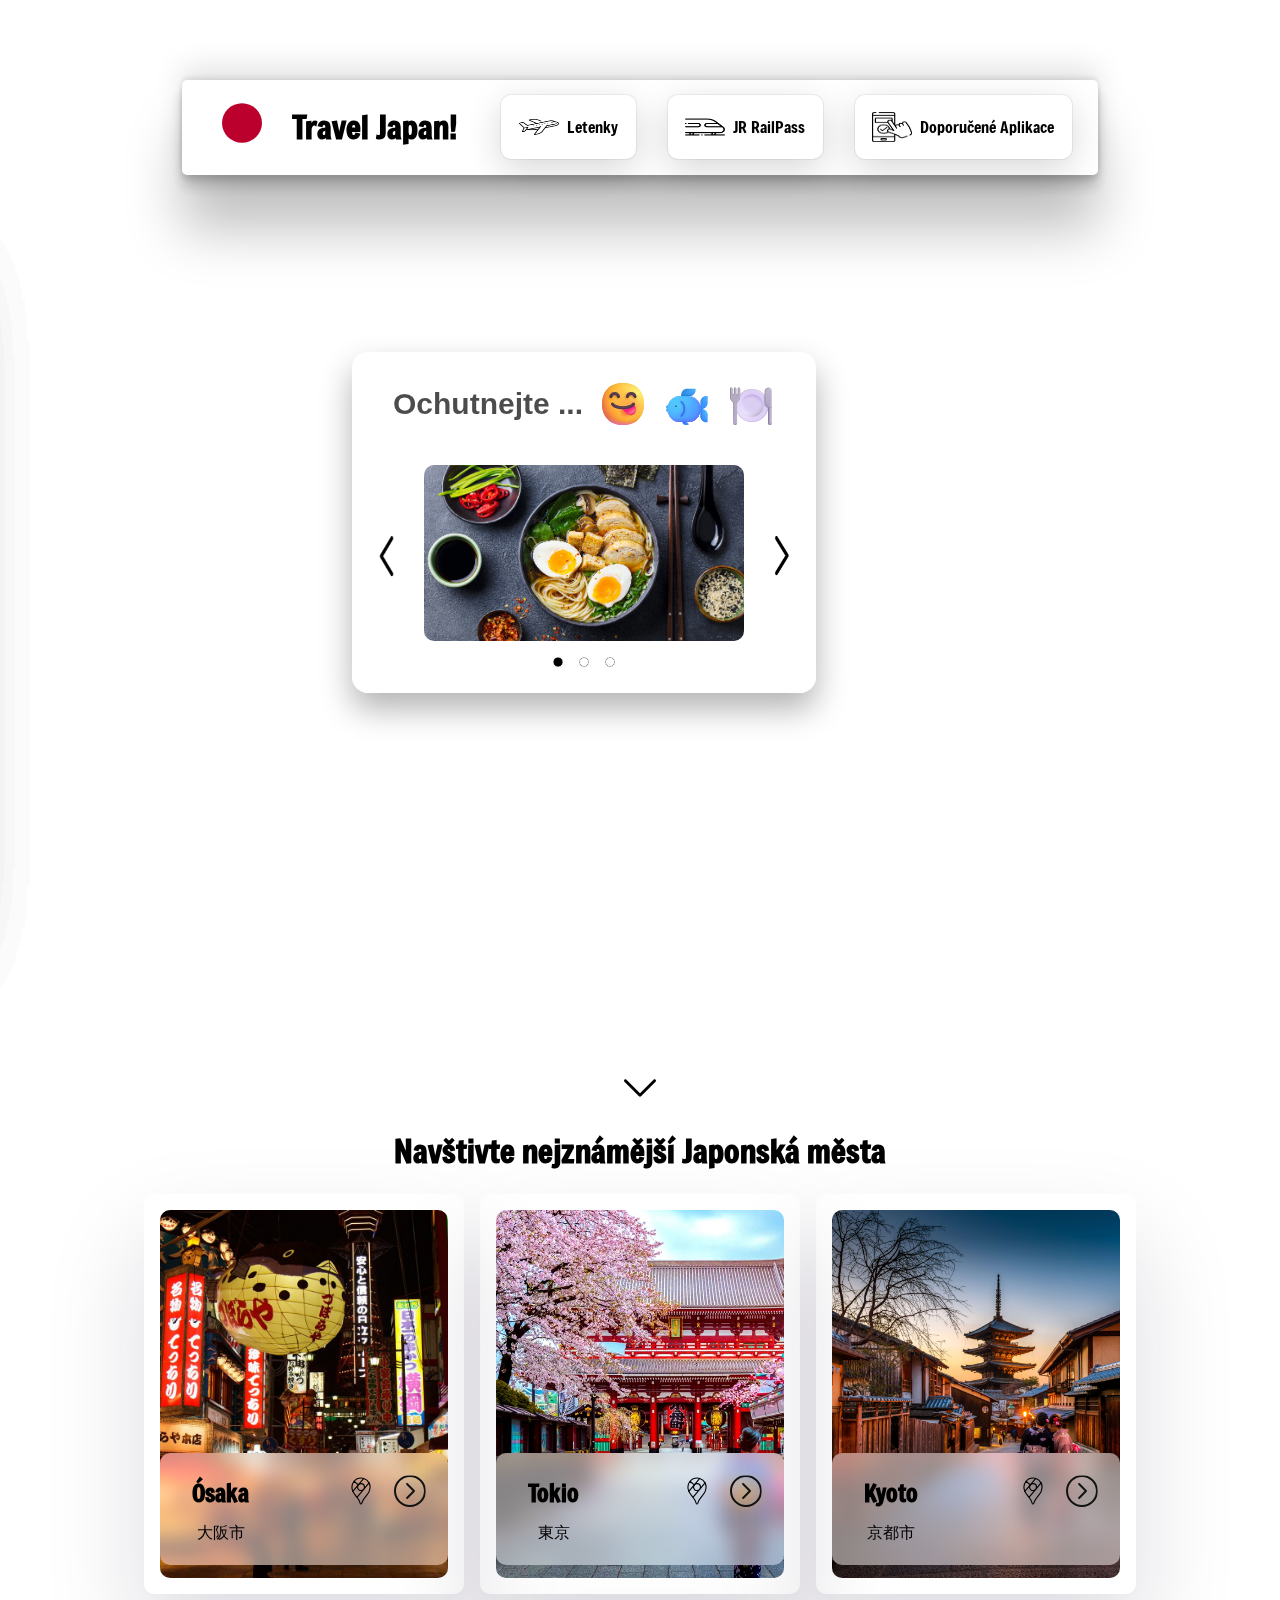
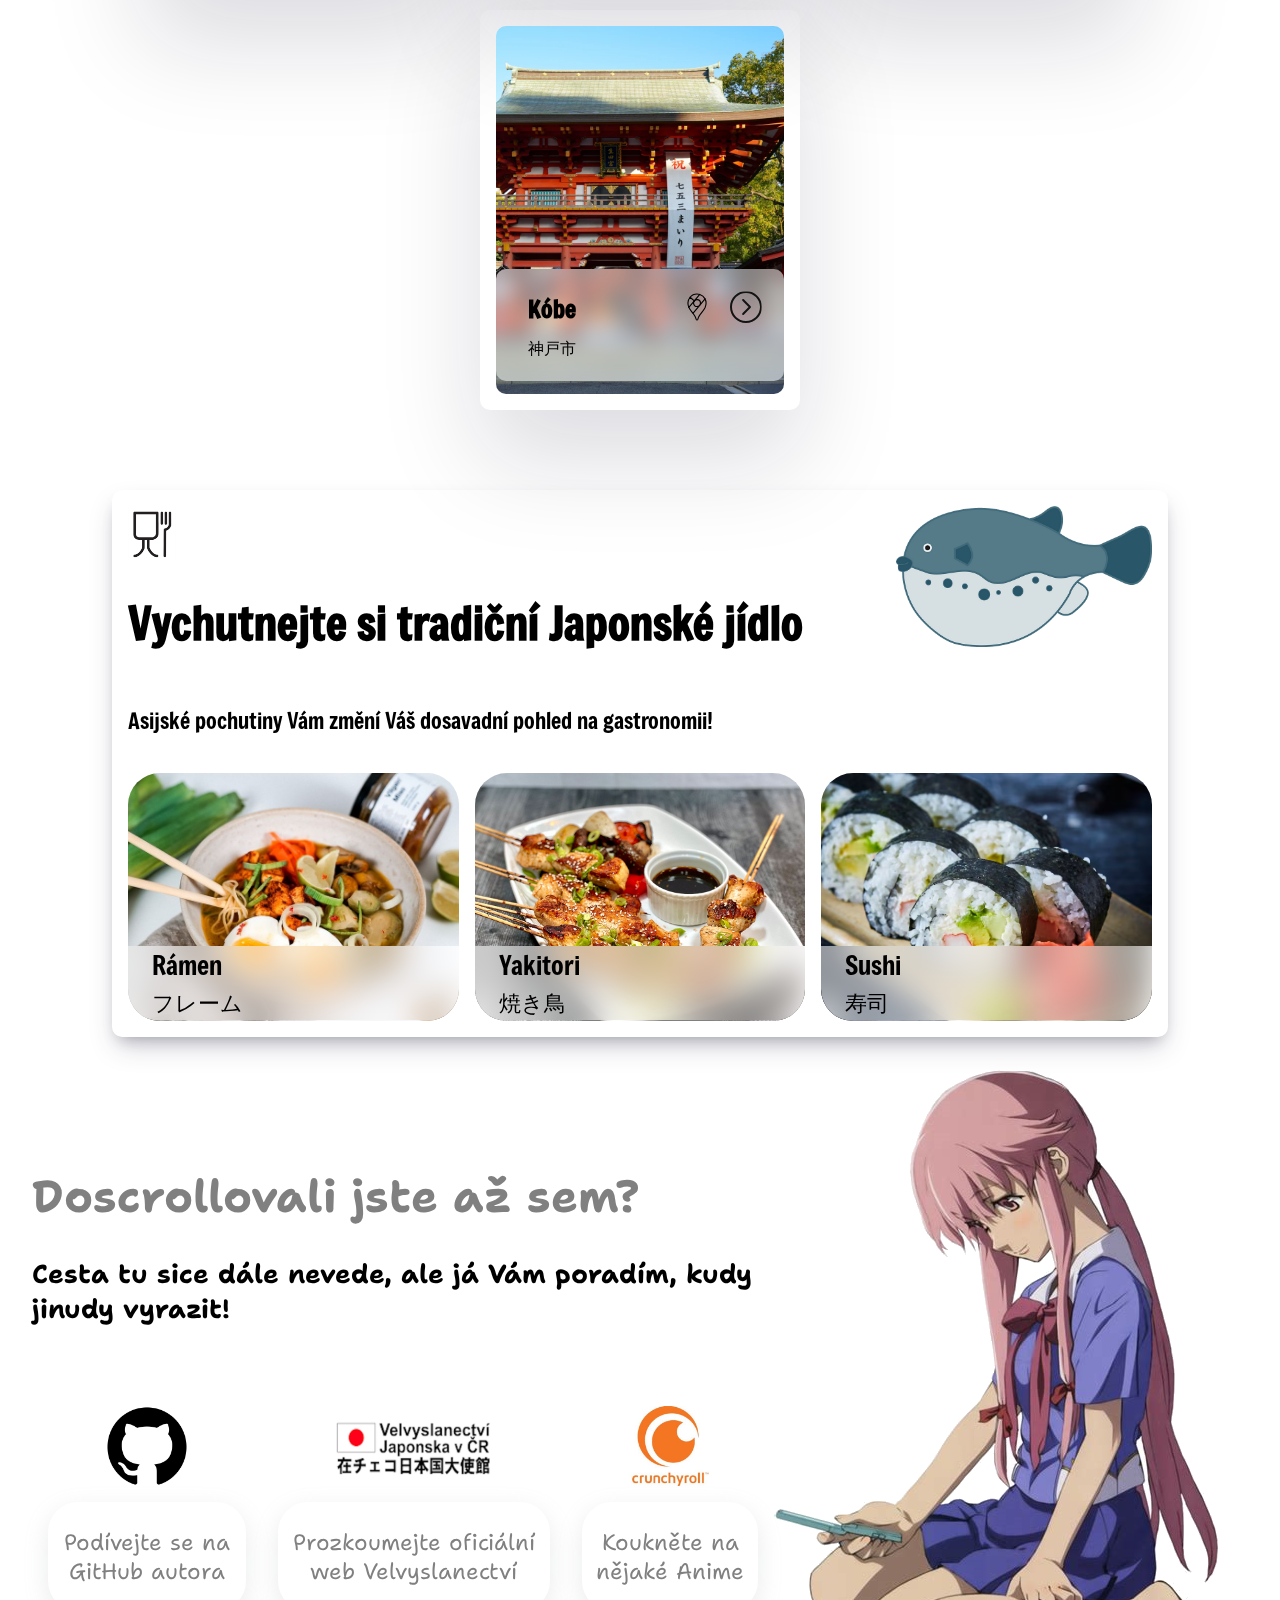
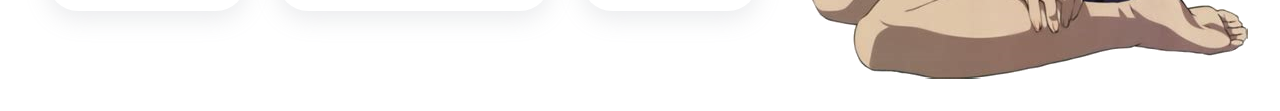
<file: index.html>
<!--Ročníkovka na téma Japonsko-->
<!--Napsal Michal Polýnek (AmaneDev)-->
<!--Některé JS funkce pro responzivitu mohou zafungovat při přepnutí do jiného rozlišení po reloadu přes burger menu nebo až po refreshnutí v daném rozlišení-->
<!DOCTYPE html>
<html lang="en">
<head>
    <meta charset="UTF-8">
    <meta name="viewport" content="width=device-width, initial-scale=1.0">
    <title>Travel Japan! 日本旅行 !</title>
    <link rel="icon" type="image/png" sizes="32x32" href="./res/icons/jap_favicon.png">
    <link rel="stylesheet" href="style.css">
    <link>
</head>

<body>
    <script src="./script.js"></script>  <!--inicializace JS-->
    <div class="section1_bgHomeVid">
        <video autoplay muted loop id="bgVideo">
            <source src="https://video.wixstatic.com/video/7c6648_041f0aefe03f4b3d832063c611e70938/1080p/mp4/file.mp4"
                type="video/mp4">
        </video>
        <div class="topNav" id="navbar">
            <div class="agentureSign">
                <a href="./#">
                    <img src="./res/pics/Flag_of_Japan.svg">
                </a>
                <h1>Travel Japan!</h1>
            </div>
            </a>
            <div class="buttons"> <!--navbar buttony-->
                <a href="./letenky.html" class="navButtons hideNavButtonsRespo" id="navButtonsID">
                    <img src="./res/icons/navbar/airplane.png">
                    <p>Letenky</p>
                </a>
                <a href="./jr.html" class="navButtons hideNavButtonsRespo">
                    <img src="./res/icons/navbar/train.png">
                    <p>JR RailPass</p>
                </a>
                <a href="./apps.html" class="navButtons hideNavButtonsRespo">
                    <img src="./res/icons/navbar/app.png">
                    <p>Doporučené Aplikace</p>
                </a>
            </div>     <!--buttony v hamMenu-->
            <div class="hamburgerItemsSidebar" id="hamButtons">
                <a class="hamIcon closeHamIcon navButtons" onclick="closeHamburgerSidebar()">
                    <img src="./res/icons/menu_close.svg" alt="">
                </a>
                <a href="./letenky.html" class="navButtons">
                    <img src="./res/icons/navbar/airplane.png">
                    <p>Letenky</p>
                </a>
                <a href="./jr.html" class="navButtons">
                    <img src="./res/icons/navbar/train.png">
                    <p>JR RailPass</p>
                </a>
                <a href="./apps.html" class="navButtons">
                    <img src="./res/icons/navbar/app.png">
                    <p>Doporučené Aplikace</p>
                </a>
            </div>
            <a href="javascript:void(0);" class="hamIcon navButtons" onclick="openHamburgerSidebar()" id="hamIconHide">
                <img src="./res/icons/navbar/Hamburger_icon.svg" alt="">
            </a>
        </div>
        <div class="videoCard">
            <div class="vidCardTitle">
                <div class="containerTextEmojiCard vidCardFirstImg" id="card1">
                    <p>Ochutnejte ... </p>
                    <img src="./res/icons/cards/card1/Microsoft-Fluentui-Emoji-3d-Face-Savoring-Food-3d.svg">
                    <img src="./res/icons/cards/card1/Microsoft-Fluentui-Emoji-3d-Fish-3d.svg">
                    <img src="./res/icons/cards/card1/Microsoft-Fluentui-Emoji-3d-Fork-And-Knife-With-Plate-3d.svg"
                        alt="">
                </div>
                <div class="containerTextEmojiCard vidCardSecondImg vidCardNotActive" id="card2">
                    <p>Poznejte ... </p>
                    <img src="./res/icons/cards/card1/Microsoft-Fluentui-Emoji-3d-Face-Holding-Back-Tears-3d.svg" alt="">
                    <img src="./res/icons/cards/card1/japanese-castle_1f3ef.png" alt="">
                    <img src="./res/icons/cards/card1/rose_1f339.png" alt="">
                </div>
                <div class="containerTextEmojiCard vidCardThirdImg vidCardNotActive" id="card3">
                    <p>Zažijte ... </p>
                    <img src="./res/icons/cards/card1/joystick_1f579-fe0f.png" alt="">
                    <img src="./res/icons/cards/card1/flower-playing-cards_1f3b4.png" alt="">
                    <img src="./res/icons/cards/card1/performing-arts_1f3ad.png" alt="">
                </div>
            </div>
            <div class="arrowImageVideoCardWrapper">

                <img class="bounceEffect vidCardFirstImg" id="arrowLeft" src="./res/icons/cards/card1/arrowLeft.png">
                <img class="VideoCardImage vidCardFirstImg" id="card1" src="./res/pics/cards/card1/ramen-05.jpg">
                <img class="VideoCardImage vidCardSecondImg vidCardNotActive" id="card2"
                    src="./res/pics/cards/card2/HiranoShrine_card2.jpg">
                <img class="VideoCardImage vidCardThirdImg vidCardNotActive" id="card3"
                    src="./res/pics/cards/card3/zazijte_card3.webp">
                <img class="bounceEffect vidCardFirstImg" id="arrowRight" src="./res/icons/cards/card1/arrowRight.png">
            </div>
            <div class="containerProgressRing">
                <div class="vidCardFirstImg vidCardImg">
                    <img src="./res/icons/sel.png">
                    <img src="./res/icons/unsel.png">
                    <img src="./res/icons/unsel.png">
                </div>
                <div class="vidCardSecondImg vidCardNotActive dsplFlexJusCenter">
                    <img src="./res/icons/unsel.png">
                    <img src="./res/icons/sel.png">
                    <img src="./res/icons/unsel.png">
                </div>
                <div class="vidCardThirdImg vidCardNotActive dsplFlexJusCenter">
                    <img src="./res/icons/unsel.png">
                    <img src="./res/icons/unsel.png">
                    <img src="./res/icons/sel.png">
                </div>
            </div>
        </div>
    </div>
    <div class="section2_places">
        <img class="bodyArrowDown" src="./res/pics/arrowDown_body.svg" alt="">
        <h1>Navštivte nejznámější Japonská města</h1>
        <div class="section2_placesWrapper">
            <div class="section2_tile">
                <img src="./res/pics/section2_places/place2_Osaka.jpg" alt="">
                <div class="section2_tile_body">
                    <div class="section2_tile_content_wrapper">
                        <div class="section2_tile_content_cityname">
                            <h2>Ósaka</h2>
                            <p>大阪市</p>
                        </div>
                        <div class="section2_tile_content_citymap">
                            <a href="https://maps.app.goo.gl/8Mypdf4zhW3Zy5Es9">
                                <img class="section2_cityMapsBtn" src="./res/icons/cards/section2_cards/gMaps_icon.svg"/>
                            </a>
                            <img onclick="openSection2_Tab1_Osaka()" class="section2_cityInfoBtn" src="./res/icons/cards/section2_cards/arrowRight_circled.svg">
                        </div>
                    </div>
                </div>
            </div>
            <div class="section2_tile">
                <img src="./res/pics/section2_places/place2_Tokio.webp" alt="">
                <div class="section2_tile_body">
                    <div class="section2_tile_content_wrapper">
                        <div class="section2_tile_content_cityname">
                            <h2>Tokio</h2>
                            <p>東京</p>
                        </div>
                        <div class="section2_tile_content_citymap">
                            <a href="https://maps.app.goo.gl/nFztiG3JDBmypd1w6">
                                <img class="section2_cityMapsBtn" src="./res/icons/cards/section2_cards/gMaps_icon.svg"/>
                            </a>
                            <img onclick="openSection2_Tab2_Tokyo()" class="section2_cityInfoBtn" src="./res/icons/cards/section2_cards/arrowRight_circled.svg">
                        </div>
                    </div>
                </div>
            </div>
            <div class="section2_tile">
                <img src="./res/pics/section2_places/place4_Kyoto.jpg" alt="">
                <div class="section2_tile_body">
                    <div class="section2_tile_content_wrapper">
                        <div class="section2_tile_content_cityname">
                            <h2>Kyoto</h2>
                            <p>京都市</p>
                        </div>
                        <div class="section2_tile_content_citymap">
                            <a href="https://maps.app.goo.gl/nFztiG3JDBmypd1w6">
                                <img class="section2_cityMapsBtn" src="./res/icons/cards/section2_cards/gMaps_icon.svg"/>
                            </a>
                            <img onclick="openSection2_Tab2_Kyoto()" class="section2_cityInfoBtn" src="./res/icons/cards/section2_cards/arrowRight_circled.svg">
                        </div>
                    </div>
                </div>
            </div>
            <div class="section2_tile">
                <img src="./res/pics/section2_places/place4_Kobe.jpg" alt="">
                <div class="section2_tile_body">
                    <div class="section2_tile_content_wrapper">
                        <div class="section2_tile_content_cityname">
                            <h2>Kóbe</h2>
                            <p>神戸市</p>
                        </div>
                        <div class="section2_tile_content_citymap">
                            <a href="https://maps.app.goo.gl/nFztiG3JDBmypd1w6">
                                <img class="section2_cityMapsBtn" src="./res/icons/cards/section2_cards/gMaps_icon.svg"/>
                            </a>
                            <img onclick="openSection2_Tab2_Kobe()" class="section2_cityInfoBtn" src="./res/icons/cards/section2_cards/arrowRight_circled.svg">
                        </div>
                    </div>
                </div>
            </div>
        </div>
    </div>
    <div class="section3_food">
        <div class="section3_food_descrip">
            <div class="section3_upperWrapper">
                <div class="section3_Kitchen_Fish_Wrapper">
                    <img class="section3_food_KitchenLogo" src="./res/icons/section3_food/food_logo.svg" alt="">
                    <h1>Vychutnejte si tradiční Japonské jídlo</h1>
                    <p>Asijské pochutiny Vám změní Váš dosavadní pohled na gastronomii!</p>
                </div>
            </div>
            <div class="section3_foodGallery">
                <a href="https://www.recepty.cz/recept/ramen-163734" class="section3_card">
                    <img src="./res/pics/section3_food/foodGallery/1_1_ramen.jfif" alt="balloon with an emoji face" class="section3_cardImg">
                    <span class="section3_cardFooter">
                      <span>Rámen</span>
                      <span>フレーム</span>
                    </span>
                    <span class="section3_cardAnimation">
                      <img src="./res/icons/section3_food/recept_logo.svg" alt="">
                    </span>
                </a>

                <a href="https://www.susi.cz/recept/kure-yakitori/" class="section3_card">
                    <img src="./res/pics/section3_food/foodGallery/2_1_yakitori.jpg" alt="balloon with an emoji face" class="section3_cardImg">
                    <span class="section3_cardFooter">
                      <span>Yakitori</span>
                      <span>焼き鳥</span>
                    </span>
                    <span class="section3_cardAnimation">
                        <img src="./res/icons/section3_food/recept_logo.svg" alt="">
                    </span>
                </a>

                <a href="https://www.apetitonline.cz/recepty/sushi-pro-zacatecniky" class="section3_card">
                    <img src="./res/pics/section3_food/foodGallery/3_1_sushi.avif" alt="balloon with an emoji face" class="section3_cardImg">
                    <span class="section3_cardFooter">
                      <span>Sushi</span>
                      <span>寿司</span>
                    </span>
                    <span class="section3_cardAnimation">
                        <img src="./res/icons/section3_food/recept_logo.svg" alt="">
                    </span>
                </a>
                
            </div>
        </div>
        
    </div>
    <footer>
        <div class="LeftText">
            <h1>Doscrollovali jste až sem?</h1>
            <h3>Cesta tu sice dále nevede, ale já Vám poradím, kudy jinudy vyrazit!</h3>
            <div class="footerSocial">
                <a href="https://github.com/amanedev">
                    <div class="footerIconWrapper">
                        <img class="footerSocialIcon" src="./res/icons/footer/FooterSocial_github.png" alt="">
                        <div class="footerSocialIconBlurOverlay">
                            <div class="footerRedirectButton">
                                <img src="./res/icons/arrow-right-circle.svg" alt="">
                            </div>
                        </div>
                    </div>
                    <div class="footerDescription">
                        <p>Podívejte se na GitHub autora</p>
                    </div>
                    </a>
                  
                <a href="https://www.cz.emb-japan.go.jp/itprtop_cs/index.html">
                    <div class="footerIconWrapper">
                        <img class="footerSocialIcon" src="./res/icons/footer/FooterSocial_velvyslanectvi.png" alt="">
                        <div class="footerSocialIconBlurOverlay">
                            <div class="footerRedirectButton">
                                <img src="./res/icons/arrow-right-circle.svg" alt="">
                            </div>
                        </div>
                    </div>
                    <div class="footerDescription">
                        <p>Prozkoumejte oficiální web Velvyslanectví</p>
                    </div>
                </a>
                <a href="https://www.crunchyroll.com/">
                    <div class="footerIconWrapper">
                        <img class="footerSocialIcon" src="./res/icons/footer/FooterSocial_crunchy.png" alt="">
                        <div class="footerSocialIconBlurOverlay">
                            <div class="footerRedirectButton">
                                <img src="./res/icons/arrow-right-circle.svg" alt="">
                            </div>
                        </div>
                    </div>
                    <div class="footerDescription">
                        <p>Koukněte na nějaké Anime</p>
                    </div>
                </a>
            </div>
        </div>
        <div class="ImgAnimeGirlWrapper">
            <img class="ImgAnimeGirl" src="./res/pics/footer/Footer_1_YunoScrolledTrue.png" alt="">
        </div>
    </footer>


    <!-- Overlay pro more info o places kartach, zde dole je to aby to prekrylo vsechny ostatni elementy-->
    <div id="section2_Tab1_Osaka" class="section2_Tab_Overlay">
        <!-- btn na zavreni overlaye -->
        <a href="javascript:void(0)" class="Section2_Tab_Overlayclosebtn" onclick="closeSection2_Tab1_Osaka()">&times;</a>
        <h1>Osaka</h1>
        <p>- V české transkripci: <b>Ósaka</b> (japonsky: 大阪市, vyslovuje se: Ósaka; Ósaka ~ velký mys) je hlavní město prefektury Ósaka.</p>
        <p>- <b>3.</b> Největší město v Japonsku s počtem obyvatel 2,7 milionu.</p>
        <p> - <b>Leží</b> v oblasti Kinki na ostrově Honšú v místě, kde řeka Jodo ústí do Ósackého zálivu.</p>
        <div class="section2_Tab_Overlay_Img_Flex_wrapper">
            <img src="./res/pics/Section2_Places_InfoCard/1_1_Osaka.jpg" alt="">
        </div>
    </div>

    <div id="section2_Tab2_Tokyo" class="section2_Tab_Overlay">
        <!-- btn na zavreni overlaye -->
        <a href="javascript:void(0)" class="Section2_Tab_Overlayclosebtn" onclick="closeSection2_Tab2_Tokyo()">&times;</a>
        <h1>Tokyo</h1>
        <p>- V české transkripci: <b>Tokio</b> (japonsky 東京, vyslovuje se: Tókjó), oficiálním názvem Metropolitní město Tokio (japonsky 東京都, Tókjó-to), je hlavní město[pozn. 2] a nejlidnatější japonská prefektura.</p>
        <p>- Rozléhá se u Tokijského zálivu a tvoří region Kantó, ležící na centrálním tichomořském pobřeží hlavního japonského ostrova Honšú.</p>
        <p>- Tokio je politické a ekonomické centrum státu, stejně jako je sídlem japonského císaře a národní vlády.</p>
        <div class="section2_Tab_Overlay_Img_Flex_wrapper">
            <img src="./res/pics/Section2_Places_InfoCard/2_1_Tokio.jpg" alt="">
        </div>
    </div>


    <div id="section2_Tab2_Kyoto" class="section2_Tab_Overlay">
        <!-- btn na zavreni overlaye -->
        <a href="javascript:void(0)" class="Section2_Tab_Overlayclosebtn" onclick="closeSection2_Tab2_Kyoto()">&times;</a>
        <h1>Kyoto</h1>
        <p>- V české transkripci: <b>Kjóto</b> (japonsky: 京都市, vyslovuje se: Kjóto-ši)</p>
        <p>- <b>Historie: </b>s populací více než 1,5 milionu, bylo dříve hlavním městem Japonska a je známo jako tisícileté hlavní město1. Město má bohatou historii, která sahá až do paleolitu a bylo založeno v roce 794 podle čínského vzoru.</p>
        <p>- <b>Kulturní význam: </b>Během druhé světové války bylo Kjóto ušetřeno bombardování díky svému kulturnímu významu. Dnes je domovem 1600 buddhistických chrámů, 400 šintoistických svatyní a mnoha dalších památek.</p>
        <p>- <b>Ekonomika a průmysl: </b>Kjóto je kulturním centrem Japonska s průmyslem zaměřeným na malé továrny a dílny, které vyrábějí tradiční japonské výrobky2. Město je také sídlem několika významných elektronických společností. Sídlí tu třeba slavné <b>Nintento</b></p>
        <div class="section2_Tab_Overlay_Img_Flex_wrapper">
            <img src="./res/pics/Section2_Places_InfoCard/3_1_Kyoto.webp" alt="">
            <img src="./res/pics/Section2_Places_InfoCard/3_2_Kyoto.webp" alt="">
        </div>
    </div>

    <div id="section2_Tab2_Kobe" class="section2_Tab_Overlay">
        <!-- btn na zavreni overlaye -->
        <a href="javascript:void(0)" class="Section2_Tab_Overlayclosebtn" onclick="closeSection2_Tab2_Kobe()">&times;</a>
        <h1>Kobe</h1>
        <p>- V české transkripci: <b>Kóbe (神戸市; vyslovuje se: Kóbe-ši)</b>
        <p>- <b>Poloha a význam:</b>Kóbe je hlavní město prefektury Hjógo v Japonsku, známé jako důležitý přístav a bylo jedním z prvních měst otevřených pro obchod se Západem.</p>
        <p>- <b>Historie:</b> Krátce v roce 1180 bylo hlavním městem Japonska a moderní město bylo založeno 1. dubna 1889.</p>
        <div class="section2_Tab_Overlay_Img_Flex_wrapper">
            <img src="./res/pics/Section2_Places_InfoCard/4_1_kobe.jpg" alt="">
            <img src="./res/pics/Section2_Places_InfoCard/4_2_kobe.webp" alt="">
            <!--<img class="section2_Tab_countryMap" src="./res/pics/Section2_Places_InfoCard/1_2_OsakaMap.png" alt=""> -->
        </div>
    </div>
</body>
</html>
</file>
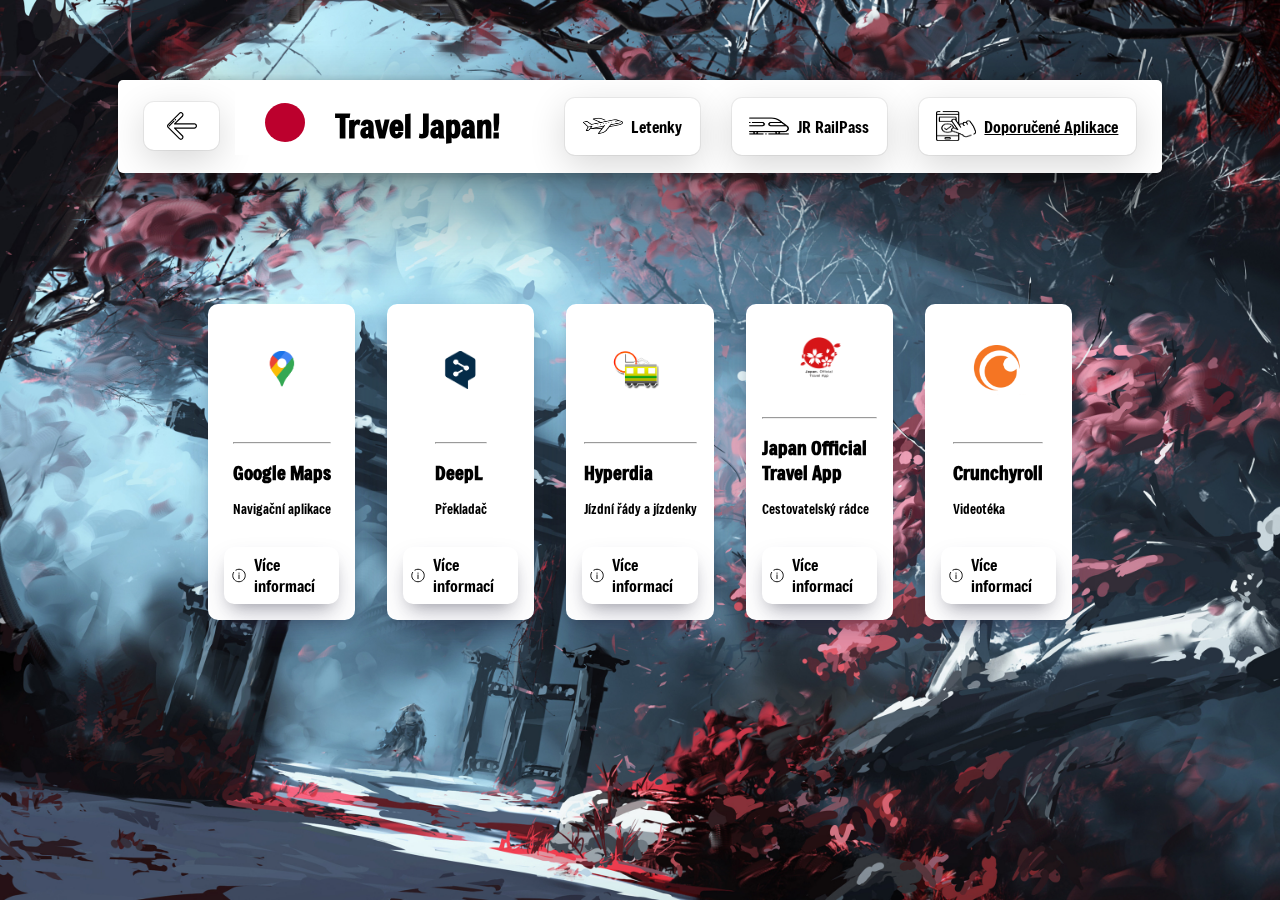
<file: apps.html>
<!DOCTYPE html>
<html lang="en">
<head>
    <meta charset="UTF-8">
    <meta name="viewport" content="width=device-width, initial-scale=1.0">
    <title>Appky - Travel Japan! 日本旅行 !</title>
    <link rel="icon" type="image/png" sizes="32x32" href="./res/icons/jap_favicon.png">
    <link rel="stylesheet" href="pageAplikace_style.css">
    <link>
</head>
<body>
    <script src="./script.js"></script>
    <div class="topNav" id="navbar">
        <div class="agentureSign">
			<div class="buttons goBackBtnNavbar">   <!--vnoření buttons do agentureSign z toho duvodu ze agentureSign je do leva zarovnan space-betwenem, tak jen pro udržení formulace ...-->
                <a href="./index.html" class="navButtons">
                    <img src="./res/icons/Page_Letenky/navbar/previous-arrows-svgrepo-com.svg" alt="">
                </a>
            </div>
            <a href="./#">
                <img src="./res/pics/Flag_of_Japan.svg">
            </a>
            <h1>Travel Japan!</h1>
        </div>
        </a>
        <div class="buttons"> <!--navbar buttony-->
            <a href="./letenky.html" class="navButtons hideNavButtonsRespo" id="navButtonsID">
                <img src="./res/icons/navbar/airplane.png">
                <p>Letenky</p>
            </a>
            <a href="./jr.html" class="navButtons hideNavButtonsRespo">
                <img src="./res/icons/navbar/train.png">
                <p>JR RailPass</p>
            </a>
            <a href="./apps.html" class="navButtons hideNavButtonsRespo navB_apps">
                <img src="./res/icons/navbar/app.png">
                <p>Doporučené Aplikace</p>
            </a>
        </div>     <!--buttony v hamMenu-->
        <div class="hamburgerItemsSidebar" id="hamButtons">
			<div class="navButtons hamIcon goBackBtnBurger">   <!--vnoření buttons do agentureSign z toho duvodu ze agentureSign je do leva zarovnan space-betwenem, tak jen pro udržení formulace ...-->
                <a href="./index.html">
                    <img src="./res/icons/Page_Letenky/navbar/previous-arrows-svgrepo-com.svg" alt="">
                </a>
			</div>	
            <a class="hamIcon closeHamIcon navButtons" onclick="closeHamburgerSidebar()">
                <img src="./res/icons/menu_close.svg" alt="">
            </a>
            <a href="./letenky.html" class="navButtons">
                <img src="./res/icons/navbar/airplane.png">
                <p>Letenky</p>
            </a>
            <a href="./jr.html" class="navButtons">
                <img src="./res/icons/navbar/train.png">
                <p>JR RailPass</p>
            </a>
            <a href="./apps.html" class="navButtons navB_apps">
                <img src="./res/icons/navbar/app.png">
                <p>Doporučené Aplikace</p>
            </a>
        </div>
        <a href="javascript:void(0);" class="hamIcon navButtons" onclick="openHamburgerSidebar()" id="hamIconHide">
            <img src="./res/icons/navbar/Hamburger_icon.svg" alt="">
        </a>
    </div>
    <section class="section1">
        <div class="S1_appContainer">
            <div class="appCard">
                <img src="res/icons/page_Apps/gmaps.png" alt="">
                <div class="appCardText">
                    <hr>
                    <h2>Google Maps</h2>
                    <p>Navigační aplikace</p>
                </div>
                <div class="S1Button" onclick="openMoreinfo_GMAPS()">
                    <img src="./res/icons/page_Apps/infoIcon.svg" alt="">
                    <p>Více informací</p>
                </div>
            </div>    
            <div class="appCard">
                <img src="./res/icons/page_Apps/DeepL_logo_square.png" alt="">
                <div class="appCardText">
                    <hr>
                    <h2>DeepL</h2>
                    <p>Překladač</p>
                </div>
                <div class="S1Button" onclick="openMoreinfo_DEEPL()">
                    <img src="./res/icons/page_Apps/infoIcon.svg" alt="">
                    <p>Více informací</p>
                </div>
            </div>
            <div class="appCard">
                <img src="./res/icons/page_Apps/hyperdia.png" alt="">
                <div class="appCardText">
                    <hr>
                    <h2>Hyperdia</h2>
                    <p>Jízdní řády a jízdenky</p>
                </div>
                <div class="S1Button" onclick="openMoreinfo_HYPERDIA()">
                    <img src="./res/icons/page_Apps/infoIcon.svg" alt="">
                    <p>Více informací</p>
                </div>
            </div>
            <div class="appCard">
                <img src="./res/icons/page_Apps/japanoffiapp.png" alt="">
                <div class="appCardText">
                    <hr>
                    <h2>Japan Official Travel App</h2>
                    <p>Cestovatelský rádce</p>
                </div>
                <div class="S1Button" onclick="openMoreinfo_JOTA()">
                    <img src="./res/icons/page_Apps/infoIcon.svg" alt="">
                    <p>Více informací</p>
                </div>
            </div>
            <div class="appCard">
                <img class="appCardImg" src="./res/icons/page_Apps/CR.webp" alt="">
                <div class="appCardText">
                    <hr>
                    <h2>Crunchyroll</h2>
                    <p>Videotéka</p>
                </div>
                <div class="S1Button" onclick="openMoreinfo_CR()">
                    <img src="./res/icons/page_Apps/infoIcon.svg" alt="">
                    <p>Více informací</p>
                </div>
            </div>
        </div>    
    </section>

    <!--overlays-->
    <div class="overlay_1_GMAPS overlay" id="overlay_GMAPS">
        <img class="closeBtn" src="./res/icons/menu_close.svg" alt="" onclick="closeMoreinfo_GMAPS()">
        <div class="overlayContent">
            <div>
                <img class="overlayPic" src="./res/pics/appsPage/gmaps.jpg" alt="">
            </div>
            <div class="overlayText">
                <h1>Google Maps</h2>
                <ul>
                    <li>
                        <p>Google Maps je navigační aplikace, která vám pomůže najít cestu k vašemu cíli. Aplikace je dostupná na všech platformách a je zdarma.</p>
                    </li>
                    <li><p>Je velmi oblíbená aplikace a je velmi užitečná pro cestování.</p></li>
                </ul>
                <div class="downloadBtns">
                    <a class="navButtons" href="https://play.google.com/store/apps/details?id=com.google.android.apps.maps&hl=en_US">Stáhnout na Google Play</a>
                    <a class="navButtons" href="https://apps.apple.com/us/app/google-maps/id585027354">Stáhnout na App Store</a>
                </div>
            </div>
        </div>
    </div>
    <div class="overlay_1_GMAPS overlay" id="overlay_DeepL">
        <img class="closeBtn" src="./res/icons/menu_close.svg" alt="" onclick="closeMoreinfo_DEEPL()">
        <div class="overlayContent">
            <div>
                <img class="overlayPic" src="./res/pics/appsPage/deepl.png" alt="">
            </div>
            <div class="overlayText">
                <h1>DeepL</h2>
                <ul>
                    <li>
                        <p>DeepL je překladač, který vám pomůže přeložit text do jiného jazyka. Aplikace je dostupná na všech platformách a je zdarma.</p>
                    </li>
                    <li><p>Je velmi oblíbená aplikace a je velmi užitečná pro cestování.</p></li>
                </ul>
                <div class="downloadBtns">
                    <a class="navButtons" href="https://play.google.com/store/apps/details?id=com.deepl.android.app&hl=en_US">Stáhnout na Google Play</a>   
                    <a class="navButtons" href="https://apps.apple.com/us/app/deepl-translator/id1138289621">Stáhnout na App Store</a>
                </div>
            </div>
        </div>
    </div>
    <div class="overlay_1_GMAPS overlay" id="overlay_HYPERDIA">
        <img class="closeBtn" src="./res/icons/menu_close.svg" alt="" onclick="closeMoreinfo_HYPERDIA()">
        <div class="overlayContent">
            <div>
                <img class="overlayPic" src="./res/pics/appsPage/hyperdia.jpeg" alt="">
            </div>
            <div class="overlayText">
                <h1>Hyperdia</h2>
                <ul>
                    <li>
                        <p>Hyperdia je aplikace, která vám pomůže najít jízdní řády a jízdenky na veřejnou dopravu v Japonsku. Aplikace je dostupná na všech platformách a je zdarma.</p>
                    </li>
                    <li><p>Je velmi oblíbená aplikace a je velmi užitečná pro cestování.</p></li>
                </ul>
                <div class="downloadBtns">
                    <a class="navButtons" href="https://play.google.com/store/apps/details?id=com.hyperdia.android&hl=en_US">Stáhnout na Google Play</a>
                    <a class="navButtons" href="https://apps.apple.com/us/app/hyperdia-by-voice/id1163667352">Stáhnout na App Store</a>
                </div>
            </div>
        </div>
    </div>
    <div class="overlay_1_JOTA overlay" id="overlay_JOTA">
        <img class="closeBtn" src="./res/icons/menu_close.svg" alt="" onclick="closeMoreinfo_JOTA()">
        <div class="overlayContent">
            <div>
                <img class="overlayPic" src="./res/pics/appsPage/JapanOfficialTravelApp.png" alt="">
            </div>
            <div class="overlayText">
                <h1>Japan Official Travel App</h2>
                <ul>
                    <li>
                        <p>Japan Official Travel App je cestovatelský rádce, který vám pomůže najít zajímavá místa a akce v Japonsku. Aplikace je dostupná na všech platformách a je zdarma.</p>
                    </li>
                    <li><p>Je velmi oblíbená aplikace a je velmi užitečná pro cestování.</p></li>
                </ul>
                <div class="downloadBtns">
                    <a class="navButtons" href="https://play.google.com/store/apps/details?id=jp.go.jnto.jota&hl=en_US">Stáhnout na Google Play</a>
                    <a class="navButtons" href="https://apps.apple.com/us/app/japan-official-travel-app/id1450787943">Stáhnout na App Store</a>     
                </div>
            </div>
        </div>
    </div>
    <div class="overlay_1_CR overlay" id="overlay_CR">
        <img class="closeBtn" src="./res/icons/menu_close.svg" alt="" onclick="closeMoreinfo_CR()">
        <div class="overlayContent">
            <div>
                <img class="overlayPic" src="./res/pics/appsPage/CR.jpg" alt="">
            </div>
            <div class="overlayText">
                <h1>Crunchyroll</h2>
                <ul>
                    <li>
                        <p>Crunchyroll je videoplatforma, která vám umožní sledovat anime a drama seriály. Aplikace je dostupná na všech platformách a je zdarma.</p>
                    </li>
                    <li><p>V aplikaci kromě Anime najdete také Mangy z nichž některé jsou i zdarma!</p></li>
                </ul>
                <div class="downloadBtns">
                    <a class="navButtons" href="https://play.google.com/store/apps/details?id=com.crunchyroll.crunchyroid&hl=en_US">Stáhnout na Google Play</a> 
                    <a class="navButtons" href="https://apps.apple.com/us/app/crunchyroll/id329913454">Stáhnout na App Store</a>
                </div>
            </div>
        </div>
    </div>
</body>
</file>
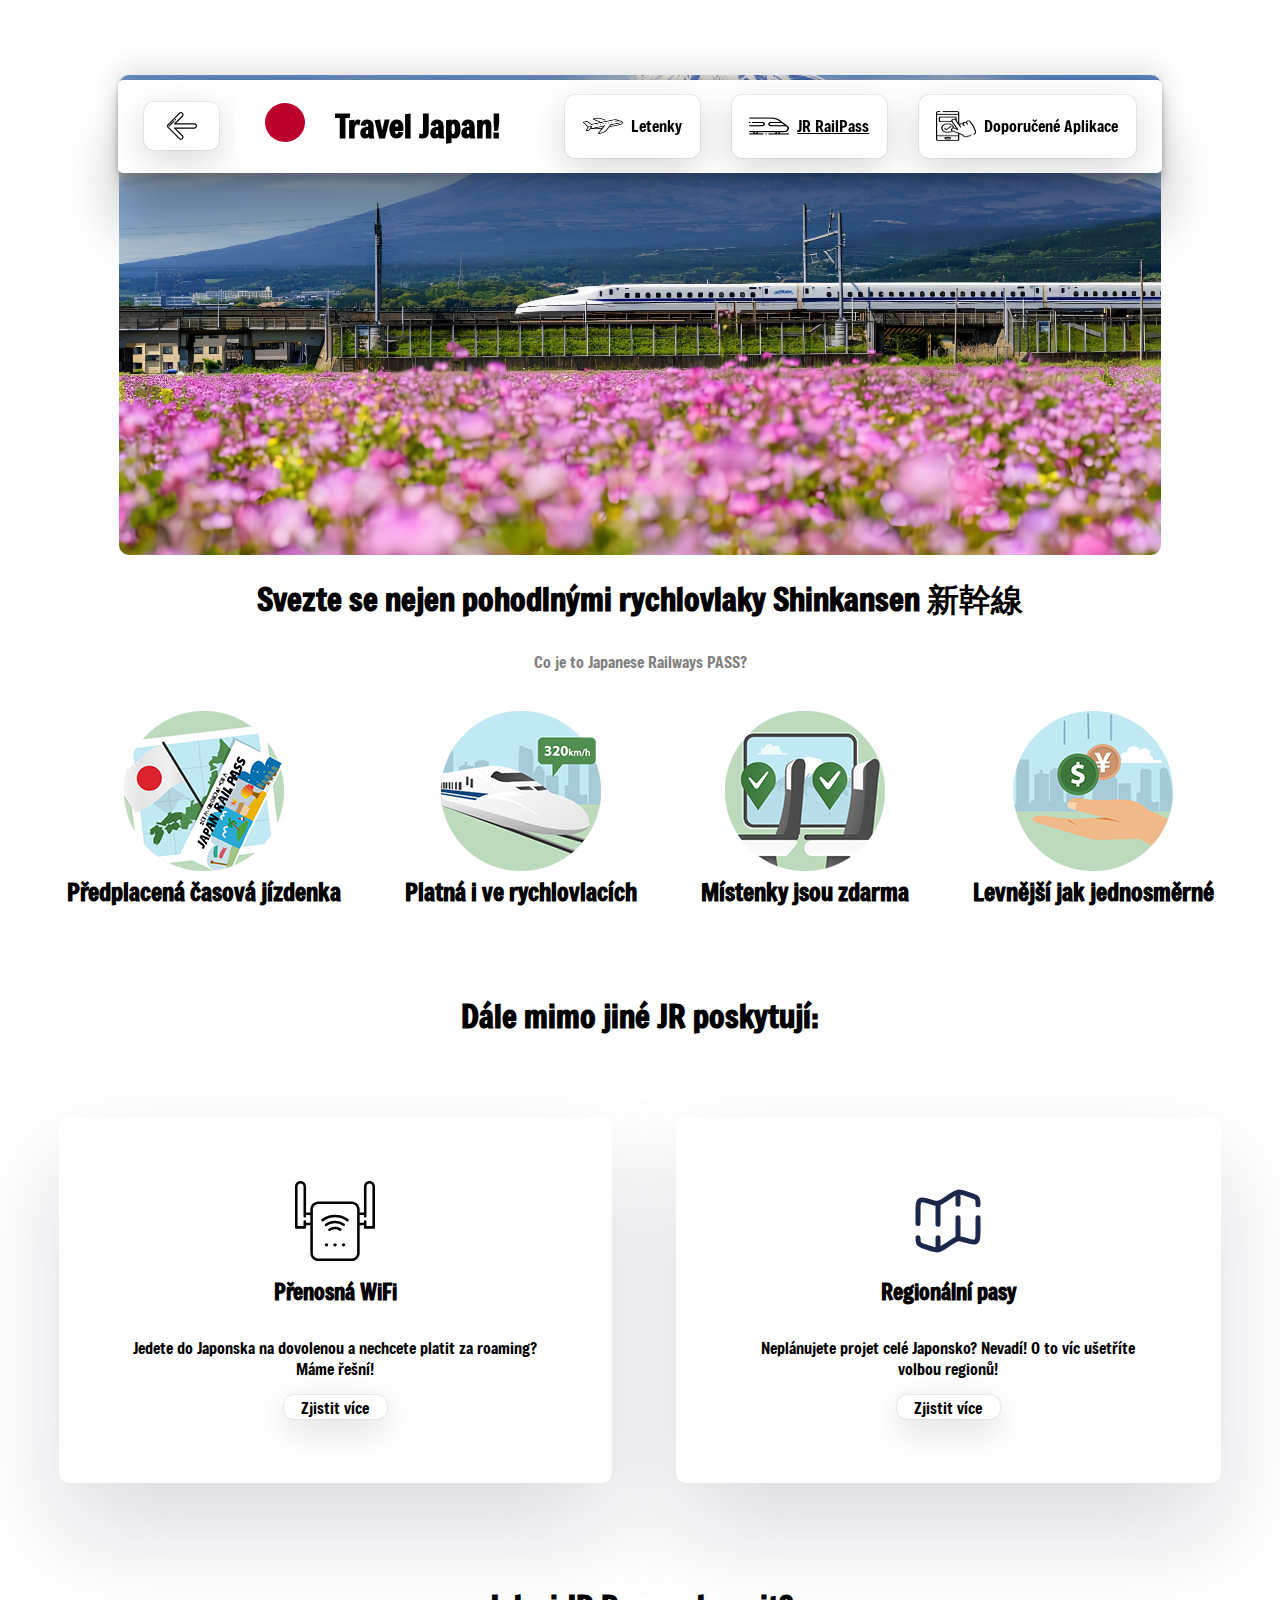
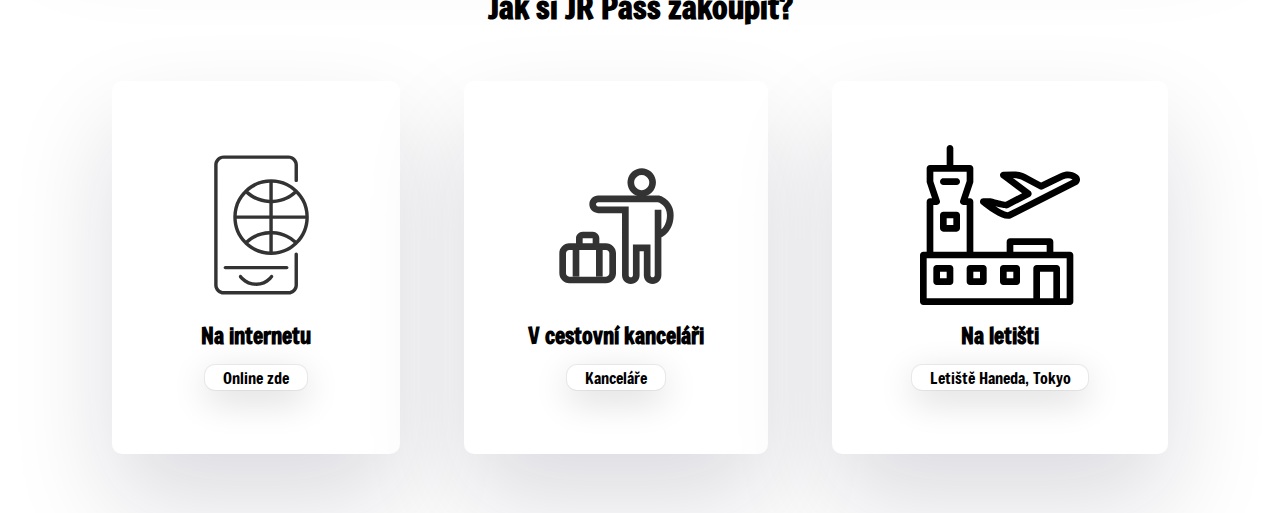
<file: jr.html>
<!DOCTYPE html>
<html lang="en">
<head>
    <meta charset="UTF-8">
    <meta name="viewport" content="width=device-width, initial-scale=1.0">
    <title>JR Pass - Travel Japan! 日本旅行 !</title>
    <link rel="icon" type="image/png" sizes="32x32" href="./res/icons/jap_favicon.png">
    <link rel="stylesheet" href="pageJR_style.css">
    <link>
</head>
<body>
    <script src="./script.js"></script>
    <div class="topNav" id="navbar">
        <div class="agentureSign">
			<div class="buttons goBackBtnNavbar">   <!--vnoření buttons do agentureSign z toho duvodu ze agentureSign je do leva zarovnan space-betwenem, tak jen pro udržení formulace ...-->
                <a href="./index.html" class="navButtons">
                    <img src="./res/icons/Page_Letenky/navbar/previous-arrows-svgrepo-com.svg" alt="">
                </a>
            </div>
            <a href="./#">
                <img src="./res/pics/Flag_of_Japan.svg">
            </a>
            <h1>Travel Japan!</h1>
        </div>
        </a>
        <div class="buttons"> <!--navbar buttony-->
            <a href="./letenky.html" class="navButtons hideNavButtonsRespo" id="navButtonsID">
                <img src="./res/icons/navbar/airplane.png">
                <p>Letenky</p>
            </a>
            <a href="./jr.html" class="navButtons hideNavButtonsRespo navB_JR">
                <img src="./res/icons/navbar/train.png">
                <p>JR RailPass</p>
            </a>
            <a href="./apps.html" class="navButtons hideNavButtonsRespo">
                <img src="./res/icons/navbar/app.png">
                <p>Doporučené Aplikace</p>
            </a>
        </div>     <!--buttony v hamMenu-->
        <div class="hamburgerItemsSidebar" id="hamButtons">
			<div class="navButtons hamIcon goBackBtnBurger">   <!--vnoření buttons do agentureSign z toho duvodu ze agentureSign je do leva zarovnan space-betwenem, tak jen pro udržení formulace ...-->
                <a href="./index.html">
                    <img src="./res/icons/Page_Letenky/navbar/previous-arrows-svgrepo-com.svg" alt="">
                </a>
            </div>
            <a class="hamIcon closeHamIcon navButtons" onclick="closeHamburgerSidebar()">
                <img src="./res/icons/menu_close.svg" alt="">
            </a>
            <a href="./letenky.html" class="navButtons">
                <img src="./res/icons/navbar/airplane.png">
                <p>Letenky</p>
            </a>
            <a href="./jr.html" class="navButtons navB_JR">
                <img src="./res/icons/navbar/train.png">
                <p>JR RailPass</p>
            </a>
            <a href="./apps.html" class="navButtons">
                <img src="./res/icons/navbar/app.png">
                <p>Doporučené Aplikace</p>
            </a>
        </div>
        <a href="javascript:void(0);" class="hamIcon navButtons" onclick="openHamburgerSidebar()" id="hamIconHide">
            <img src="./res/icons/navbar/Hamburger_icon.svg" alt="">
        </a>
    </div>
    <section class="section1">
        <img src="./res/pics/jrPage/Shinkansen_fuji.jpg">
        <h1>Svezte se nejen pohodlnými rychlovlaky Shinkansen 新幹線</h1>
    </section>
    <section class="section2">
        <p>Co je to Japanese Railways PASS?</p>
        <div class="S2_WhatRailPass">
            <div>
                <img src="./res/pics/jrPage/1.png">
                <h2>Předplacená časová jízdenka</h2>
            </div>
            <div>
                <img src="./res/pics/jrPage/2.png">
                <h2>Platná i ve rychlovlacích</h2>
            </div>
            <div>
                <img src="./res/pics/jrPage/3.png">
                <h2>Místenky jsou zdarma</h2>
            </div>
            <div>
                <img src="./res/pics/jrPage/4.png">
                <h2>Levnější jak jednosměrné</h2>
            </div>
        </div>
    </section>
    <h1 class="section3Header">Dále mimo jiné JR poskytují:</h1>
    <section class="section3">
        <div class="section3_box">
            <img src="./res/icons/Page_JR/3_1.svg">
            <h1>Přenosná WiFi</h1>
            <p>Jedete do Japonska na dovolenou a nechcete platit za roaming? Máme řešní!</p>
            <a class="navButtons" href="https://www.jrpass.com/pocket-wifi">Zjistit více</a> 
        </div>
        <div class="section3_box">
            <img src="./res/icons/Page_JR/3_2.svg">
            <h1>Regionální pasy</h1>
            <p>Neplánujete projet celé Japonsko? Nevadí! O to víc ušetříte volbou regionů!</p>
            <a class="navButtons" href="https://www.jrpass.com/regional-passes">Zjistit více</a>  
        </div>
    </section>
    <section>
        <h1>Jak si JR Pass zakoupit?</h1>
        <div class="section4_HowToBuy"> 
        <div class="S4_boxes_wrapper">
            <div class="S4_boxes section3_box">
                <img src="./res/icons/Page_JR/4_2_int.svg">
                <h1>Na internetu</h1>
                <a class="navButtons" href="https://www.jrpass.com/">Online zde</a>  
            </div>
            <div class="S4_boxes section3_box">
                <img src="./res/icons/Page_JR/4_3_agent.svg">
                <h1>V cestovní kanceláři</h1>
                <a class="navButtons" href="https://www.jrpass.com/">Kanceláře</a>  
            </div>
            <div class="S4_boxes section3_box">
                <img src="./res/icons/Page_JR/4_4_airport.svg">
                <h1>Na letišti</h1>
                <a class="navButtons" href="https://www.narita-airport.jp/ja/map/?bearing=59.5&zoom=14.5&pitch=0&lat=35.77379044106&lng=140.38857327726998">Letiště Haneda, Tokyo</a>  
            </div>
        </div>  
    </section>
</body>
</file>
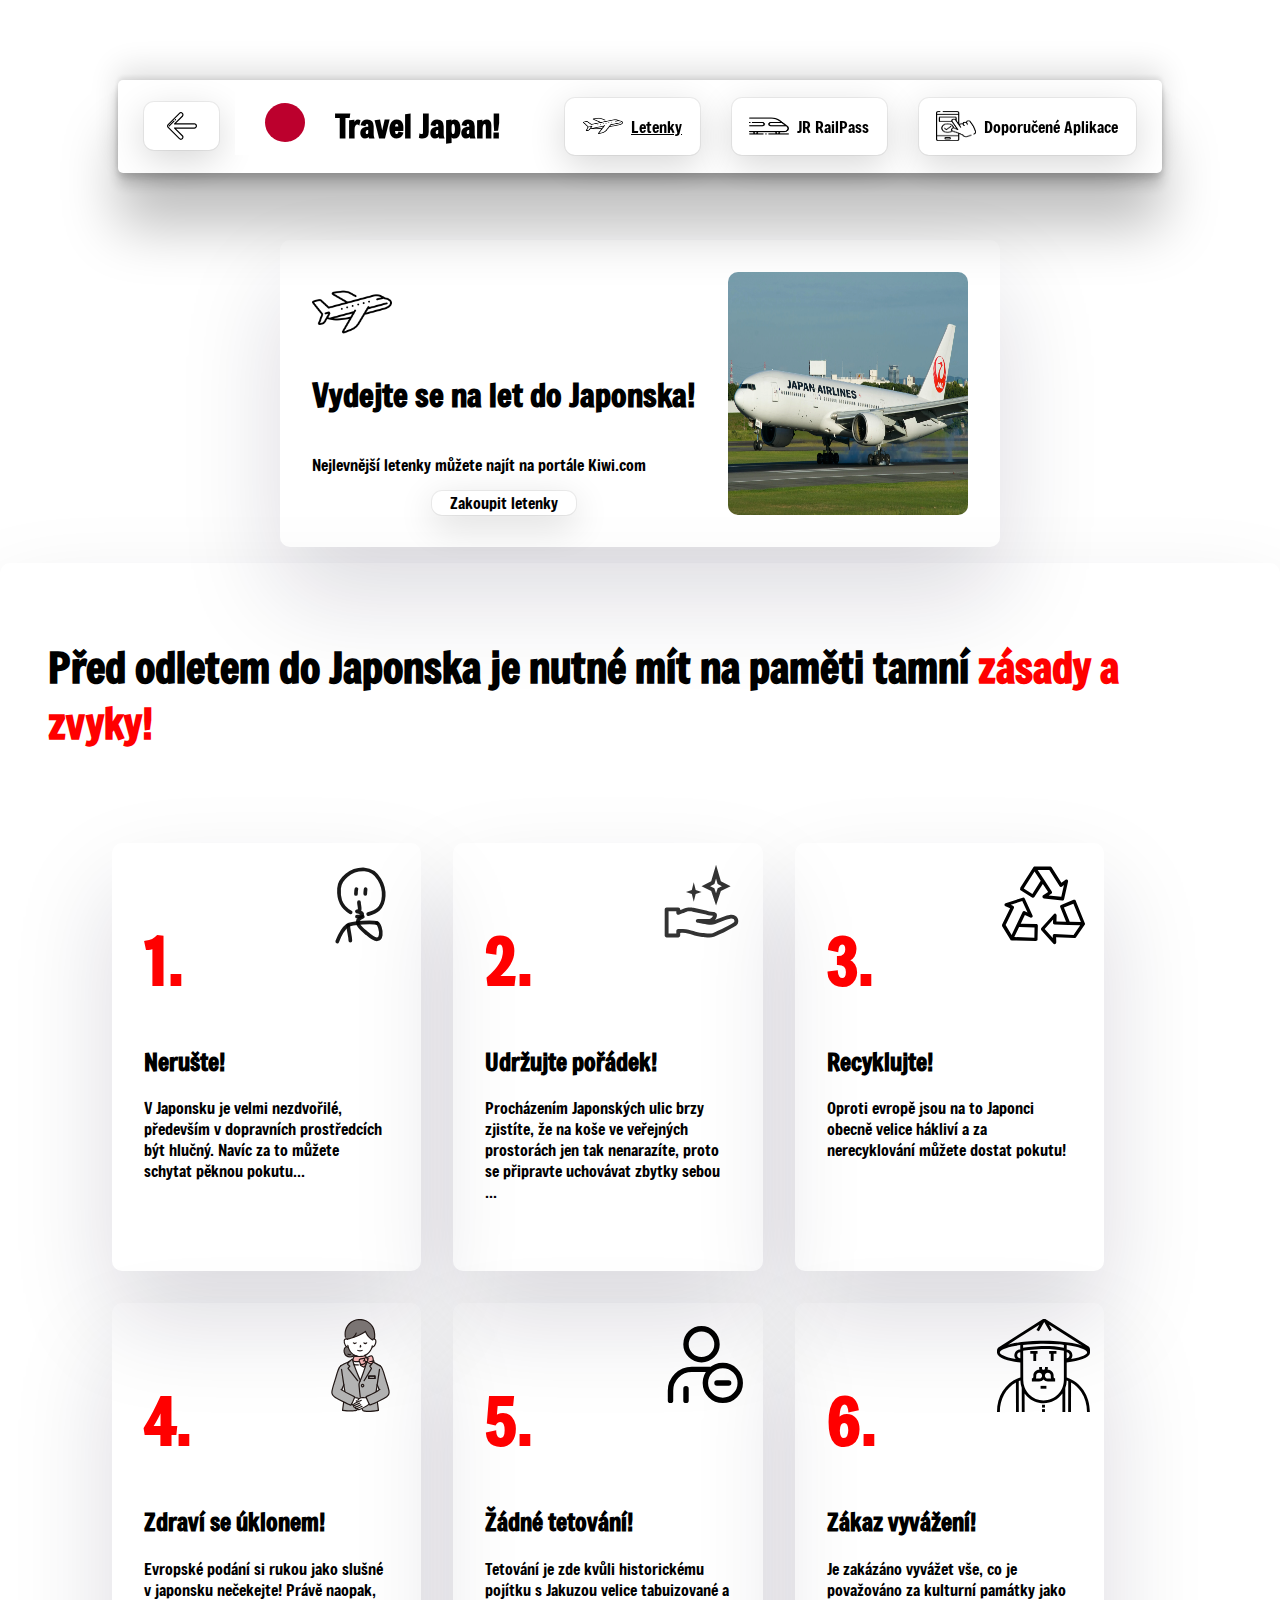
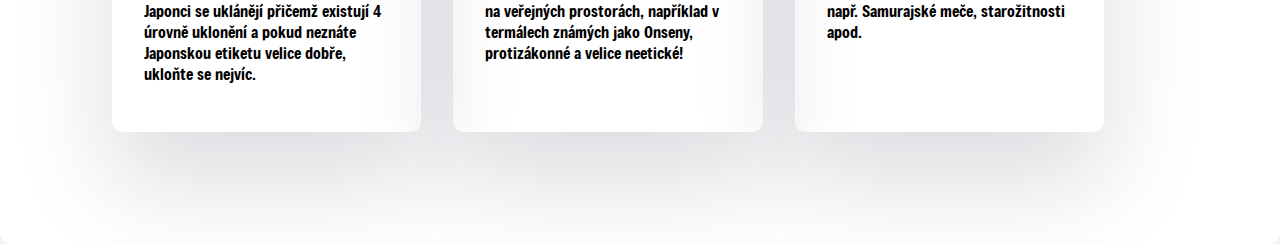
<file: letenky.html>
<!DOCTYPE html>
<html lang="en">
<head>
    <meta charset="UTF-8">
    <meta name="viewport" content="width=device-width, initial-scale=1.0">
    <title>Letenky - Travel Japan! 日本旅行 !</title>
    <link rel="icon" type="image/png" sizes="32x32" href="./res/icons/jap_favicon.png">
    <link rel="stylesheet" href="pageLetenky_style.css">
    <link>
</head>
<body>
    <script src="./script.js"></script>
    <div class="topNav" id="navbar">
        <div class="agentureSign">
            <div class="buttons goBackBtnNavbar">   <!--vnoření buttons do agentureSign z toho duvodu ze agentureSign je do leva zarovnan space-betwenem, tak jen pro udržení formulace ...-->
                <a href="./index.html" class="navButtons">
                    <img src="./res/icons/Page_Letenky/navbar/previous-arrows-svgrepo-com.svg" alt="">
                </a>
            </div>
            <a href="./#">
                <img src="./res/pics/Flag_of_Japan.svg">
            </a>
            <h1>Travel Japan!</h1>
        </div>
        </a>
        <div class="buttons"> <!--navbar buttony-->
            <a href="./letenky.html" class="navButtons hideNavButtonsRespo navB_letenky" id="navButtonsID">
                <img src="./res/icons/navbar/airplane.png">
                <p>Letenky</p>
            </a>
            <a href="./jr.html" class="navButtons hideNavButtonsRespo">
                <img src="./res/icons/navbar/train.png">
                <p>JR RailPass</p>
            </a>
            <a href="./apps.html" class="navButtons hideNavButtonsRespo">
                <img src="./res/icons/navbar/app.png">
                <p>Doporučené Aplikace</p>
            </a>
        </div>     <!--buttony v hamMenu-->
        <div class="hamburgerItemsSidebar" id="hamButtons">
            <div class="navButtons hamIcon goBackBtnBurger">   <!--vnoření buttons do agentureSign z toho duvodu ze agentureSign je do leva zarovnan space-betwenem, tak jen pro udržení formulace ...-->
                <a href="./index.html">
                    <img src="./res/icons/Page_Letenky/navbar/previous-arrows-svgrepo-com.svg" alt="">
                </a>
            </div>
            <a class="hamIcon closeHamIcon navButtons" onclick="closeHamburgerSidebar()">
                <img src="./res/icons/menu_close.svg" alt="">
            </a>
            <a href="./letenky.html" class="navButtons navB_letenky">
                <img src="./res/icons/navbar/airplane.png">
                <p>Letenky</p>
            </a>
            <a href="./jr.html" class="navButtons">
                <img src="./res/icons/navbar/train.png">
                <p>JR RailPass</p>
            </a>
            <a href="./apps.html" class="navButtons">
                <img src="./res/icons/navbar/app.png">
                <p>Doporučené Aplikace</p>
            </a>
        </div>
        <a href="javascript:void(0);" class="hamIcon navButtons" onclick="openHamburgerSidebar()" id="hamIconHide">
            <img src="./res/icons/navbar/Hamburger_icon.svg" alt="">
        </a>
    </div>
    <section class="buyTickets1">
        <div class="S1leftText">
            <img src="./res/icons/navbar/airplane.png" alt="">
            <h1>Vydejte se na let do Japonska!</h1>
            <p>Nejlevnější letenky můžete najít na portále Kiwi.com</p>
            <a class="navButtons" href="https://www.kiwi.com/cz/?origin=--&destination=japonsko&lang=cs&utm_source=google&utm_medium=cpc&mkt_form=acquisition&mkt_agency=adwordssearch&affilid=acquisition000performance000sem000generic&mkt_origin=&si=&mkwid=s-dc_pcrid_634137563941_pkw_japonsko+letenka_pmt_b_slid__&pgrid=146975037247&ptaid=kwd-297336704138&utm_campaign=18862809754&paid_traffic_source=1&gad_source=1&gclid=CjwKCAjwyJqzBhBaEiwAWDRJVLZnKVu_O3pl23leuwxaBgxeYHokGSFnbpwt59BKdMS32lwoiZyewxoCY5sQAvD_BwE&gclsrc=aw.ds">Zakoupit letenky</a>
        </div>
        <img class="S1RightPic" src="./res/pics/LetenkyPage/japan_airlines_boeing_777-200pix.webp" alt="">
    </section>
    <section class="Warning2">
        <h1>Před odletem do Japonska je nutné mít na paměti tamní <a class="S2_textHighlight">zásady a zvyky!</a></h1>
        <div class="S2_Warning_container">
            <div class="S2_Warning_element S2_1 S2_bgIcons">
                <h1>1.</h1>
                <h2>Nerušte!</h2>
                <p>V Japonsku je velmi nezdvořilé, především v dopravních prostředcích být hlučný. Navíc za to můžete schytat pěknou pokutu...</p>
            </div>
            <div class="S2_Warning_element S2_2 S2_bgIcons">
                <h1>2.</h1>
                <h2>Udržujte pořádek!</h2>
                <p>Procházením Japonských ulic brzy zjistíte, že na koše ve veřejných prostorách jen tak nenarazíte, proto se připravte uchovávat zbytky sebou ...</p>
            </div>
            <div class="S2_Warning_element S2_3 S2_bgIcons">
                <h1>3.</h1>
                <h2>Recyklujte!</h2>
                <p>Oproti evropě jsou na to Japonci obecně velice hákliví a za nerecyklování můžete dostat pokutu!</p>
            </div>
            <div class="S2_Warning_element S2_4 S2_bgIcons">
                <h1>4.</h1>
                <h2>Zdraví se úklonem!</h2>
                <p>Evropské podání si rukou jako slušné v japonsku nečekejte! Právě naopak, Japonci se uklánějí přičemž existují 4 úrovně uklonění a pokud neznáte Japonskou etiketu velice dobře, ukloňte se nejvíc.</p>
            </div>
            <div class="S2_Warning_element S2_5 S2_bgIcons">
                <h1>5.</h1>
                <h2>Žádné tetování!</h2>
                <p>Tetování je zde kvůli historickému pojítku s Jakuzou velice tabuizované a na veřejných prostorách, například v termálech známých jako Onseny, protizákonné a velice neetické!</p>
            </div>
            <div class="S2_Warning_element S2_6 S2_bgIcons">
                <h1>6.</h1>
                <h2>Zákaz vyvážení!</h2>
                <p>Je zakázáno vyvážet vše, co je považováno za kulturní památky jako např. Samurajské meče, starožitnosti apod.</p>
            </div>
            
        </div>
    </section>
</body>
</file>
<file: style.css>
@import url('https://fonts.googleapis.com/css2?family=Freeman&display=swap');
@import url('https://fonts.googleapis.com/css2?family=Shantell+Sans:ital,wght@0,300..800;1,300..800&display=swap');
:root{
    --whiteCol: white;
    --blackCol: black;
    --bordRad5px: 5px;
    --bordRad10px: 10px;
    --bordRad30px: 30px;
    --section2ButtonsShadow:rgba(50, 50, 93, 0.25) 0px 13px 27px -5px, rgba(0, 0, 0, 0.3) 0px 8px 16px -8px;
    --section2TilesShadow: rgba(17, 12, 46, 0.15) 0px 48px 100px 0px;
    --footerButtonsShadow: rgba(149, 157, 165, 0.2) 0px 8px 24px;
    --White_Acrylic_Webkit_backdrop_filter: blur(10px) saturate(180%);
    --White_Acrylic_backdrop_filter: blur(10px) saturate(180%);
    --White_Acrylic_background_color: rgba(255,255,255,.5);
    --fontSizeFooter: 1.4rem;
    --fontSize_Nadpisy_Footer_respons: 3rem;
    --fontSize_NadpisySection3: 1.6rem;
    --fontSize_Podnadpisy: 1.4rem;
    --fontSize_Podnadpisy_smaller: 1rem;
    --blur: 16px;
    --size: clamp(300px, 50vmin, 600px);
    --White_Acrylic_backgrop_filter2_buttons: blur(calc(var(--blur) * 0.5));
    --White_Acrylic_background_color2_buttons: hsl(0 0% 100% / 0.5);
    --grayCol: gray;
    --defaultGap: 1rem;
    --BigGap: 2rem;
    --LittleGap: .5rem;
    --hoverScale: 1.2;
    --hoverTransition: .2s ease-in;
    --lineHeightStandard: 1.8rem;
    --closeHamIconPadding: .5rem 1rem .5rem 1rem;
    --vCardPadding: .5rem 2rem 3.2rem 2rem;
    --vCardBGFilter:blur(10px) saturate(180%);
    --vCardBGCol:  rgba(255,255,255,.5);
    --vCardBoxShadow: 0 1rem 2rem rgba(0,0,0,.3);
    --gapStandard1rem: 1rem;
    --topNavShadow: rgba(0, 0, 0, 0.25) 0px 54px 55px, rgba(0, 0, 0, 0.12) 0px -12px 30px, rgba(0, 0, 0, 0.12) 0px 4px 6px, rgba(0, 0, 0, 0.17) 0px 12px 13px, rgba(0, 0, 0, 0.09) 0px -3px 5px;
    --topMargin2remUnderNavbar: 2rem 0rem 0rem 0;
    --standardPadding1rem: 1rem;
    --fontsVCard: -apple-system, BlinkMacSystemFont, "Segoe UI", "Roboto", "Oxygen", "Ubuntu", "Cantarell", "Fira Sans", "Droid Sans", "Helvetica Neue", sans-serif;
    --navButtonsBoxShadow: rgba(0, 0, 0, 0.16) 0px 10px 36px 0px, rgba(0, 0, 0, 0.06) 0px 0px 0px 1px;
    --navButtonsBoxShadowHover:  rgba(0, 0, 0, 0.25) 0px 54px 55px, rgba(0, 0, 0, 0.12) 0px -12px 30px, rgba(0, 0, 0, 0.12) 0px 4px 6px, rgba(0, 0, 0, 0.17) 0px 12px 13px, rgba(0, 0, 0, 0.09) 0px -3px 5px;
    --overlayOutline: solid rgba(255,255,255,.5);
    --closeBTNFocusAOverlay: #f1f1f1;
}

body{
    min-height: 300vh;
    font-family: "Freeman", arial;
    box-sizing: border-box;
    margin: 0 auto;
    display: flex;
    align-items: center;
    flex-direction: column;
}
p{
    line-height: var(--lineHeightStandard);
}
.topNav{
    line-height: var(--lineHeightStandard);
    z-index: 1;
    display: flex;
    justify-content: space-between;
    align-items: center;
    position: fixed;
    transition: 0.3s;
    padding: .6rem;
    top: 5rem;
    width: 70%;
    background-color: var(--whiteCol);
    border-radius: var(--bordRad5px);
    opacity: 100%;
    box-shadow: var(--topNavShadow);
}
.agentureSign{
    display: flex;
    align-items: center;
}

.topNav img{
    width: 100px;
}
.buttons{
    display:flex;
    justify-content: center;  
}
.hamburgerItemsSidebar{
    padding: 2rem;
    display: none;
    flex-direction: column;
    align-items: end;
    justify-content: center;
    position: fixed;
    top: 0;
    right: 0;
    height: 100%;
    width: 100%;
    z-index: 2;
    background-color: var(--White_Acrylic_background_color);
    box-shadow: var(--footerButtonsShadow);
    backdrop-filter: var(--White_Acrylic_backgrop_filter2_buttons);
    gap: 1rem;
}
.hamburgerItemsSidebar a{
    width: 70%;
    display: flex;
    justify-content: space-evenly;
}
.hamIcon{
    cursor: pointer;
}
#hamIconHide{  /*zvyseni priority pres ID, skryti tlacitka za normalnich okolnosti*/
    display:none;
}
.hamburgerItemsSidebar .closeHamIcon{
    width:8%;
    padding: var(--closeHamIconPadding);
}
.navButtons{
    display: flex;
    align-items: center;
    gap: .5rem;
    padding: .1rem 1.1rem .1rem 1.1rem;
    box-shadow:var(--navButtonsBoxShadow);
    margin: 0 1rem 0 1rem;
    border-radius: var(--bordRad10px);
    color: var(--blackCol);   /*později je pouzivana modra barva pro <a> ... zde je fixne cerna aby ji nic neprepsalo*/
}
.goBackBtnNavbar{
    height: 3rem;
}
.navbuttons:active{
    transform: scale(0.9);
}
.navButtons:not(:active) {
    animation: bounceBack 0.5s forwards;
}
@keyframes bounceBack {
    0% { transform: scale(0.9); }
    50% { transform: scale(1.1); }
    100% { transform: scale(1.0); }
}
.navButtons img{
    width: 40px;
    height: 30px;
}
.navButtons:hover{
    cursor: pointer;
    box-shadow: var(--navButtonsBoxShadowHover);
}

.section1_bgHomeVid{
    display: flex;
    justify-content: center;
    position: relative;
    overflow: hidden;
    width: 90%;
    height: 63rem;
    margin: var(--topMargin2remUnderNavbar); 
    border-radius: var(--bordRad10px);
}
video{
    border-radius: var(--bordRad30px);
    object-fit: cover;
    position: absolute;
    top: 0;
    left: 0;
    height: 100%;
    width: 100%;
}

.videoCard{
    display: flex;
    flex-direction: column;    
    align-items: center;
    position: absolute;
    gap: var(--gapStandard1rem);
    top: 20rem;  /*absolutní pozicování videoCard ramecku nad bgVideem*/
    right: 25rem;
    padding: var(--vCardPadding);
    height: 28%;
    width: 400px;
    -webkit-backdrop-filter: var(--vCardBGFilter);
    backdrop-filter: var(--vCardBGFilter);
    background-color:var(--vCardBGCol);
    box-shadow: var(--vCardBoxShadow);
    border-radius: 1rem;
    color: rgba(0, 0, 0, .7);
    font-weight: bold;
    font-family: var(--fontsVCard);
}   

.vidCardTitle{
    display: flex;
    justify-content: center;
}
.containerTextEmojiCard{
    font-size: 30px;
    display: flex;
    align-items: center;
    gap: var(--gapStandard1rem);
}
.containerTextEmojiCard img{
    width: 3rem;
    height: 3rem;
}
.containerProgressRing{
    display:flex;
    justify-content: center;
}
.containerProgressRing img{
    width: 10px;
    height: 10px;
}
.VideoCardImage{
    object-fit: cover;
    border-radius: var(--bordRad10px);
    cursor:default;
}
.arrowImageVideoCardWrapper{
    display: flex;
    justify-content: center;
    gap: var(--gapStandard1rem);
}
.arrowImageVideoCardWrapper img{
    width: 20rem;
    height: 11rem;
}
.arrowImageVideoCardWrapper .bounceEffect:hover{
    cursor: pointer;
}
.bounceEffect:active{
    transform: scale(0.9);
}
.bounceEffect:not(:active) {
    animation: bounceBack 0.5s forwards;
}
@keyframes bounceBack {
    0% { transform: scale(0.9); }
    50% { transform: scale(1.1); }
    100% { transform: scale(1.0); }
}
.vidCardNotActive{
    visibility: hidden;
    position: absolute;
}
.vidCardImg{
    display: flex;
    justify-content: center;
    gap: var(--gapStandard1rem);
}
.bodyArrowDown{
    margin: 2rem 0 0 0;
    width: 2rem;
}
.section2_places{
    text-align: center;
    margin: 0 1 0 1rem;  /*zachování rozestupu od okraje pri responzibilite*/
}
.section2_placesWrapper{
    display: flex;
    flex-wrap: wrap;
    justify-content: center;
    gap: var(--gapStandard1rem);
}
.section2_tile{
    position: relative;
    padding: var(--standardPadding1rem);
    box-shadow: var(--section2TilesShadow);
    border-radius: var(--bordRad10px);
    width: 18rem;
    height: 23rem;
    overflow: hidden;    
    display: flex;
    justify-content: center;
}
.section2_tile img{
    border-radius: var(--bordRad10px);
    width: 100%;
    height: 100%;
    object-fit: cover;
}
.section2_tile_body{
    position: absolute;
    width: 100%;
    height: 100%;
    top: 0;
    right: 0;
    border-radius: var(--bordRad10px);
    display: flex;
    flex-direction: column;
    justify-content: end;
    align-items: center;
}
.section2_tile_content_wrapper{
    background-color: var(--whiteCol);
    margin: 1.8rem;
    width: 75%;
    height: 20%;
    border-radius: var(--bordRad10px);
    -webkit-backdrop-filter: var(--White_Acrylic_backdrop_filter);
    backdrop-filter: var(--White_Acrylic_backdrop_filter);
    background-color: var(--White_Acrylic_background_color);
    padding: 1rem 1rem 1rem 2rem;
    line-height: .6rem;
    display: flex;
    justify-content: space-between;
}
.section2_tile_content_citymap img{
    width: auto;
    height: auto;
}
a{
    text-decoration: none; /* zbavení se podtržení */
}
.section2_cityInfoBtn{
    cursor: pointer;
    padding: .4rem;
}
.section2_cityInfoBtn:hover{
    box-shadow: var(--section2ButtonsShadow);
}
.section2_cityInfoBtn:active{
    transform: scale(0.9);
}
.section2_cityInfoBtn:not(:active) {
    animation: bounceBack 0.5s forwards; /*bounceback keyframes jsou u navbaru*/
}
.section2_cityMapsBtn{
    padding: .4rem;
}
.section2_cityMapsBtn:hover{
    box-shadow: var(--section2ButtonsShadow);
}
.section2_cityMapsBtn:active{
    transform: scale(0.9);
}
.section2_cityMapsBtn:not(:active) {
    animation: bounceBack 0.5s forwards; /*bounceback keyframes jsou u navbaru*/
}



/* overlay pro more info o places kartach) */
.section2_Tab_Overlay {
  max-height: 65%;  /*vyska z dostupne plochy cele stranky, "max" aby pri nutnosti scrollu byl dostupny scrollbar*/
  width: 0%;
  position: fixed;
  z-index: 1;
  top: 25%;
  left: -10rem;
  -webkit-backdrop-filter: var(--White_Acrylic_backdrop_filter);
  backdrop-filter: var(--White_Acrylic_backdrop_filter);
  background-color: var(--White_Acrylic_background_color);
  overflow-x: hidden;
  transition: 0.5s;
  box-shadow: var(--section2TilesShadow);
  padding: 3rem;
  border-radius: var(--bordRad10px);
  outline: var(--overlayOutline);
}


.section2_Tab_Overlay a {
  padding: 8px;
  text-decoration: none;
  font-size: 36px;
  color: #6d6c6c;
  display: block;
  transition: 0.3s;
}

.ssection2_Tab_Overlay a:hover, .section2_Tab_Overlay a:focus {
  color: var(--closeBTNFocusAOverlay);
}

.section2_Tab_Overlay .Section2_Tab_Overlayclosebtn {
  position: absolute;
  top: 20px;
  right: 45px;
  font-size: 60px;  /*velikost "X"*/
}

.section2_Tab_Overlay_Img_Flex_wrapper img{
  width: 100%;
  height: 60%;
  margin: 0 0 1rem 0;
  border-radius: var(--bordRad10px);
  box-shadow: var(--section2TilesShadow);
  flex-wrap: wrap;
}

.section2_Tab_Overlay_Img_Flex_wrapper{
    display: flex;  /*pro pripad vice obrazku*/
    flex-direction: column;
}

@media screen and (max-height: 450px) {
  .section2_Tab_Overlay a {font-size: 20px}
  .section2_Tab_Overlay .Section2_Tab_Overlayclosebtn {
  font-size: 40px;
  top: 15px;
  right: 35px;
  }
}
/*konec overlaye pro more info o places kartach)*/

.section3_food{
    margin: 5rem 0 0 0;
    padding: 1rem;
    width: 80%;
    border-radius: var(--bordRad10px);    
    box-shadow: var(--section2ButtonsShadow);
}
.section3_Kitchen_Fish_Wrapper{
    display: flex;
    flex-direction: column;
    margin: 0 0 1rem 0;
    font-size: var(--fontSize_Podnadpisy);
}
.section3_food_descrip{
    display: flex;
    flex-direction: column;
    justify-content: center;
}
.section3_food_rightImg img{
    width: 30rem;
    border-radius: var(--bordRad10px);
}
.section3_food_KitchenLogo{
    width: 3rem;
}
.section3_foodGallery{
    display: flex;
    justify-content: space-between;
    gap: 0 1rem;
}
.section3_upperWrapper{
  display: flex;
  justify-content: space-between;
  background-image: url(./res/pics/section3_food/backgroundImg_fuguFish.png);
  background-size: 25%;
  background-repeat: no-repeat;
  background-position: top right;
}
.section3_foodCard{
  width: var(--size);
  aspect-ratio: 4 / 3;
  position: relative;
  border-radius: 2rem;
  overflow: hidden;
  color: #000;
  transform: translateZ(0);
}
.section3_food_card_Img{
  width: 100%;
  height: 100%;
  object-fit: cover;
  transform: scale(calc(1 + (var(--hover, 0) * 0.25))) rotate(calc(var(--hover, 0) * -5deg));
  transition: transform 0.2s;
}
.section3_cardFooter {
  padding: 0 1.5rem;
  position: absolute;
  bottom: 0;
  left: 0;
  width: 100%;
  background: red;
  display: grid;
  grid-template-row: auto auto;
  gap: 0.5ch;
  background: hsl(0 0% 100% / 0.5);
  backdrop-filter: blur(var(--blur));
  height: 30%;
  align-content: center;
}
  
.section3_cardAnimation {
  position: absolute;
  aspect-ratio: 1;
  width: calc(var(--size) * 0.15);
  bottom: 30%;
  right: 1.5rem;
  transform: translateY(50%)
    translateY(
      calc(
        (var(--size) * 0.4) /*vertikalni posun je size * konstanta 0.4*/
      )
    )
    translateY(calc(var(--hover, 0) * (var(--size) * -0.4)));
  background: purple;
  display: grid;
  place-items: center;
  border-radius: 0.5rem;
  background: var(--White_Acrylic_background_color2_buttons);
  backdrop-filter: var(--White_Acrylic_backgrop_filter2_buttons);
  transition: transform 0.2s;
  cursor: pointer;
}
.section3_cardAnimation img {  /*aby logo kucharky/receptu v tom flybuttonu nezabiralo cely span*/
  width: 90%;
}
.section3_cardAnimation img:active{
    transform: scale(0.9);
}
.section3_cardAnimation img:not(:active) {
    animation: bounceBack 0.5s forwards; /*bounceback keyframes jsou u navbaru*/
}
.section3_cardFooter span:nth-of-type(1) {
  font-size: var(--fontSize_NadpisySection3);
}
.section3_cardFooter span:nth-of-type(2) {
  font-size: var(--fontSize_Podnadpisy);
}
.section3_card:is(:hover, :focus-visible) {
  --hover: 1;
} 
.section3_card {
  --blur: 16px;
  --size: clamp(300px, 50vmin, 600px);
  width: var(--size);
  aspect-ratio: 4 / 3;
  position: relative;
  border-radius: 2rem;
  overflow: hidden;
  color: #000;
  transform: translateZ(0);
  cursor: default;
}
.section3_cardImg {
  width: 100%;
  height: 100%;
  object-fit: cover;
  transform: scale(calc(1 + (var(--hover, 0) * 0.25))) rotate(calc(var(--hover, 0) * -5deg));
  transition: transform 0.2s;
}
  
@media screen and (max-width: 1000px) {
    /*Hamburger menu*/
    .buttons{
        flex-direction: column;
        display: block;
    }
    .hideNavButtonsRespo{
        display: none;
    }
    #hamIconHide{
        display:block;
    }
    
    /*responzivita pro section1 (videobg)*/
    .videoCard{
        display: none; /*na male obrazovce by bylo ovladani nepohodlne a zabranilo by to na malem displayi az moc vyhledu na bg video*/
    }
    /*respo pro section2*/
    .section2_Tab2_Tokyo{
        width: 20%;
    }
    /*responzivita pro section3*/
  .section3_foodGallery{
    flex-direction: column;
    align-items: center;
  }
  .section3_foodGallery a{
    margin: 0 0 2rem 0;
  }
  .section3_cardFooter{
    height: 40%;
  }
  .section3_Kitchen_Fish_Wrapper h1{
    font-size: var(--fontSize_NadpisySection3);
  }
  .section3_Kitchen_Fish_Wrapper p{
    font-size: var(--fontSize_Podnadpisy_smaller);
    text-align: left;
  }
  /*responzivita pro footer*/
  footer{
    flex-direction: column;
  }
  .footerSocial{
    flex-direction: column;
  }
  .footerSocial a{
    margin: 0 0 3rem 0;
  }
  .LeftText{
    padding: 4rem;
  }
  .ImgAnimeGirl{
    width: 60%;
}
/*navBar*/
.topNav{
    gap: 0;
}

}  
footer{
    display: flex;
    top: 3rem;
    margin: 2rem;
}
footer .LeftText{
    display: flex;
    flex-direction: column;
    justify-content: center;
    color: var(--grayCol);
    font-family: "Shantell Sans", cursive;
    font-stretch:ultra-condensed;
    font-size: var(--fontSizeFooter);
}
footer .LeftText h3{
    color: #000;
    margin: 0 0 5rem 0;
}
.footerSocial{
    display: flex;
    justify-content: space-between;
}
.footerSocialIcon{
    height: 5rem;
}
.footerDescription{
    padding: .2rem .8rem .2rem .8rem;
    box-shadow: var(--footerButtonsShadow);
    border-radius: var(--bordRad30px);
    margin: 1rem 1rem 0 1rem;
}
.footerSocial div p{
    text-align: center;
    color: var(--grayCol);
}
.footerIconWrapper{
    display:flex;
    justify-content: center;
    position: relative;
}
.footerSocialIconBlurOverlay{
    top: -1rem;
    padding: var(--standardPadding1rem);
    left: 0;
    position: absolute;
    width: 100%;
    height: 100%;
    
}
.footerSocialIconBlurOverlay:hover{
    background-color: var(--White_Acrylic_background_color);
    backdrop-filter: var(--White_Acrylic_backdrop_filter); 
    
}
.footerRedirectButton{
    opacity: 0;
    width: 100%;
    height: 100%;
    display: flex;
    justify-content: center;
}
.footerRedirectButton:hover{
    animation: opacityanimation 0.5s forwards;
}
.footerRedirectButton img:active{
    transform: scale(0.9);
}
.footerRedirectButton img:not(:active) {
    animation: bounceBack 0.5s forwards; /*bounceback keyframes jsou u navbaru*/
}

@keyframes opacityanimation {
    0% { opacity: 0.2; }
    50% { opacity: 0.5; }
    100% { opacity: 1.0; }
}
.ImgAnimeGirlWrapper{
    display: flex;
    justify-content: center;
}
</file>
<file: pageAplikace_style.css>
@import url('https://fonts.googleapis.com/css2?family=Freeman&display=swap');
:root{
    --whiteCol: white;
    --blackCol: black;
    --bordRad5px: 5px;
    --bordRad10px: 10px;
    --bordRad30px: 30px;
    --section2ButtonsShadow:rgba(50, 50, 93, 0.25) 0px 13px 27px -5px, rgba(0, 0, 0, 0.3) 0px 8px 16px -8px;
    --section2TilesShadow: rgba(17, 12, 46, 0.15) 0px 48px 100px 0px;
    --footerButtonsShadow: rgba(149, 157, 165, 0.2) 0px 8px 24px;
    --White_Acrylic_Webkit_backdrop_filter: blur(10px) saturate(180%);
    --White_Acrylic_backdrop_filter: blur(10px) saturate(180%);
    --White_Acrylic_background_color: rgba(255,255,255,.5);
    --fontSizeFooter: 1.4rem;
    --fontSize_Nadpisy_Footer_respons: 3rem;
    --fontSize_NadpisySection3: 1.6rem;
    --fontSize_Podnadpisy: 1.4rem;
    --fontSize_Podnadpisy_smaller: 1rem;
    --fontSize_Nadpisy_S1_tiles: .8rem;
    --blur: 16px;
    --size: clamp(300px, 50vmin, 600px);
    --White_Acrylic_backgrop_filter2_buttons: blur(calc(var(--blur) * 0.5));
    --White_Acrylic_background_color2_buttons: hsl(0 0% 100% / 0.5);
    --grayCol: gray;
    --darkedBgCol: rgba(0, 0, 0, 0.8);
    --paddingInsideTileMobile: 1.5rem;
    --defaultGap: 1rem;
    --BigGap: 2rem;
    --LittleGap: .5rem;
    --hoverScale: 1.2;
    --hoverTransition: .2s ease-in;
    --closeHamIconPadding: .5rem 1rem .5rem 1rem;
    --navButtonsBoxShadow: rgba(0, 0, 0, 0.16) 0px 10px 36px 0px, rgba(0, 0, 0, 0.06) 0px 0px 0px 1px;
    --navButtonsBoxShadowHover:  rgba(0, 0, 0, 0.25) 0px 54px 55px, rgba(0, 0, 0, 0.12) 0px -12px 30px, rgba(0, 0, 0, 0.12) 0px 4px 6px, rgba(0, 0, 0, 0.17) 0px 12px 13px, rgba(0, 0, 0, 0.09) 0px -3px 5px;
}
body{
    min-height: 100vh;
    font-family: "Freeman", arial;
    box-sizing: border-box;
    margin: 0 auto;
    display: flex;
    align-items: center;
    flex-direction: column;
    background-image: url(./res/pics/appsPage/shrineBgImg.jpg);
    background-size: cover;
    background-repeat: no-repeat;
}
a{
    text-decoration: none; /* zbavení se podtržení */
}
.topNav{
    z-index: 1;
    display: flex;
    justify-content: space-between;
    align-items: center;
    position: fixed;
    transition: 0.3s;
    padding: .6rem;
    top: 5rem;
    width: 80%;
    background-color: var(--whiteCol);
    border-radius: var(--bordRad5px);
    opacity: 100%;
    box-shadow: rgba(0, 0, 0, 0.25) 0px 54px 55px, rgba(0, 0, 0, 0.12) 0px -12px 30px, rgba(0, 0, 0, 0.12) 0px 4px 6px, rgba(0, 0, 0, 0.17) 0px 12px 13px, rgba(0, 0, 0, 0.09) 0px -3px 5px;
}
.agentureSign{
    display: flex;
    align-items: center;
    line-height: 1.8rem;
}
.goBackBtnNavbar{
    height: 3rem;
}
.topNav img{
    width: 100px;
    height: 65px;
}
.buttons{
    display:flex;
    justify-content: center;
    /*transition: transform 0.3s ease;*/
}
.navButtons{
    display: flex;
    align-items: center;
    gap: .5rem;
    padding: .1rem 1.1rem .1rem 1.1rem;
    box-shadow: var(--navButtonsBoxShadow);
    margin: 0 1rem 0 1rem;
    border-radius: var(--bordRad10px);
    color: var(--blackCol);   /*později je pouzivana modra barva pro <a> ... zde je fixne cerna aby ji nic neprepsalo*/
}
.hamburgerItemsSidebar{
    padding: 2rem;
    display: flex;
    flex-direction: column;
    align-items: end;
    justify-content: center;
    position: fixed;
    top: 0;
    right: 0;
    height: 100vh;
    height: 100%;
    width: 100%;
    z-index: 2;
    background-color: var(--White_Acrylic_background_color);
    box-shadow: var(--footerButtonsShadow);
    backdrop-filter: var(--White_Acrylic_backgrop_filter2_buttons);
    row-gap: var(--defaultGap);
    display: none;
}
.hamburgerItemsSidebar a{
    width: 70%;
    display: flex;
    justify-content: space-evenly;
}
.hamIcon{
    cursor: pointer;
}
#hamIconHide{  /*zvyseni priority pres ID, skryti tlacitka za normalnich okolnosti*/
    display:none;
}
.hamburgerItemsSidebar .closeHamIcon{
    width:8%;
    padding: var(--closeHamIconPadding);
}
.navB_apps{
    text-decoration: underline;
}
.navbuttons:active{
    transform: scale(0.9);
}
.navButtons:not(:active) {
    animation: bounceBack 0.5s forwards;
}
@keyframes bounceBack {
    0% { transform: scale(0.9); }
    50% { transform: scale(1.1); }
    100% { transform: scale(1.0); }
}
.navButtons img{
    width: 40px;
    height: 30px;
}
.navButtons:hover{
    cursor: pointer;
    box-shadow: var(--navButtonsBoxShadowHover);
}
.goBackBtnBurger{
    width: 8%;
}

/*section1*/
.section1{
    display: flex;
    padding: 4rem;
    margin: 15rem 0 0 0;
    
}
.S1_appContainer{
    display: flex;
    gap: var(--BigGap);
    align-items: stretch;
    justify-content: center;
    
}
.appCard{
    display: flex;
    flex-direction: column;
    align-items: center;
    justify-content:space-evenly;
    gap: var(--defaultGap);
    width: 10%;
    padding: 1rem;
    border-radius: var(--bordRad10px);
    background-color: var(--whiteCol);
    box-shadow: var(--section2ButtonsShadow);
    backdrop-filter: var(--White_Acrylic_Webkit_backdrop_filter);
}
.appCard:hover{
    box-shadow: var(--navButtonsBoxShadowHover);
    transform: scale(var(--hoverScale));
    transition: var(--hoverTransition);
}
.appCardText{
    font-size: var(--fontSize_Nadpisy_S1_tiles);
}
.appCard img{
    width: 50%;
    object-fit:scale-down;
    height: 40%;
}
.S1_appFooterContainer{
    display: flex;
    gap: var(--defaultGap);
    padding: 1rem;
    box-shadow: var(--section2ButtonsShadow);
    border-radius: var(--bordRad10px);
    backdrop-filter: var(--White_Acrylic_backgrop_filter2_buttons);
    background-color: #00ff00;
    width: 100%;
}
.S1Button{
    display: flex;
    justify-content: center;
    width: 100%;
    height: 20%;
    box-shadow: var(--section2ButtonsShadow);
    border-radius: var(--bordRad10px);
    align-items: center;
    cursor: pointer;
}
.S1Button img{
    width: 30px;
    height: 30px;
}
.S1Button:active{
    transform: scale(0.9);
}
.S1Button:not(:active) {
    animation: bounceBack 0.5s forwards;
}

/*overlaye*/
.overlay_1_GMAPS{
    display: none;  /*u vsech disp:none propertie kvuli JS () ktera values prepisuje z none na block a naopak*/
}
.overlay_1_DeepL{
    display: none;
}
.overlay_1_HYPERDIA{
    display: none;
}
.overlay_1_JOTA{
    display: none;
}
.overlay_1_CR{
    display: none;
}
.overlay{
    position: fixed;
    top: 0;
    left: 0;
    right: 0;
    min-height: 100vh;
    background-color: var(--darkedBgCol);
    backdrop-filter: var(--White_Acrylic_backdrop_filter);
    z-index: 3;
    padding: 10rem;
}
.overlayContent{
    display: flex;
    align-items: center;
    gap: var(--defaultGap);
    padding: 5rem;
    background-color: var(--whiteCol);
    border-radius: var(--bordRad10px);
}
.overlayPic{
    display: flex;
    align-items: center;
    gap: var(--defaultGap);
    width: 100%;
    height: 100%;
    object-fit: scale-down;
    border-radius: var(--bordRad10px);
}
.closeBtn{
    background-color: var(--whiteCol);
    border-radius: var(--bordRad10px);
    padding: 2rem;
    top: 5rem;
    width: 2rem;
    cursor: pointer;
}
.closeBtn:active{
    transform: scale(0.9);
}
.closeBtn:not(:active) {
    animation: bounceBack 0.5s forwards;
}
.downloadBtns{
    display: flex;
    gap: var(--BigGap);
}

@media screen and (max-width: 1000px) {
    /*navbar*/
    .topNav{
        gap: 0;
        width: 70%;
    }
    /*Hamburger menu*/
    .buttons{
        flex-direction: column;
        display: block;
    }
    .hideNavButtonsRespo{
        display: none;
    }
    #hamIconHide{
        display:block;
    }
	.goBackBtnNavbar{
        display: none;
    }
    .goBackBtnBurger{
        display: block;
    }
    
    /*respo pro Section1 (cards)*/
    .S1_appContainer{
        flex-direction: column;
        gap: var(--BigGap);
        align-items: center;
    }
    .appCard{
        width: 80%;
    }

    /*overlay*/

    .overlayContent{
        flex-direction: column;
        padding: var(--paddingInsideTileMobile);
    }
    .overlay{
        padding: .5rem 0 0 0;
        overflow-y: scroll;
    }
}
</file>
<file: pageJR_style.css>
@import url('https://fonts.googleapis.com/css2?family=Freeman&display=swap');
:root{
    --whiteCol: white;
    --blackCol: black;
    --bordRad5px: 5px;
    --bordRad10px: 10px;
    --bordRad30px: 30px;
    --section2ButtonsShadow:rgba(50, 50, 93, 0.25) 0px 13px 27px -5px, rgba(0, 0, 0, 0.3) 0px 8px 16px -8px;
    --section2TilesShadow: rgba(17, 12, 46, 0.15) 0px 48px 100px 0px;
    --footerButtonsShadow: rgba(149, 157, 165, 0.2) 0px 8px 24px;
    --White_Acrylic_Webkit_backdrop_filter: blur(10px) saturate(180%);
    --White_Acrylic_backdrop_filter: blur(10px) saturate(180%);
    --White_Acrylic_background_color: rgba(255,255,255,.5);
    --fontSizeFooter: 1.4rem;
    --fontSize_Nadpisy_h1: 2rem;
    --fontSize_Nadpisy_Footer_respons: 3rem;
    --fontSize_NadpisySection3: 1.6rem;
    --fontSize_Podnadpisy: 1.4rem;
    --fontSize_Podnadpisy_smaller: 1rem;
    --blur: 16px;
    --size: clamp(300px, 50vmin, 600px);
    --White_Acrylic_backgrop_filter2_buttons: blur(calc(var(--blur) * 0.5));
    --White_Acrylic_background_color2_buttons: hsl(0 0% 100% / 0.5);
    --grayCol: gray;
    --bgSectionGreenerCol: hex(#d9ece1);
    --navBarLineHeight: 1.8rem;
    --hoverScaleLower: 1.1;
    --hoverTransition: .2s ease-in;
    --closeHamIconPadding: .5rem 1rem .5rem 1rem;
    --navButtonsBoxShadow: rgba(0, 0, 0, 0.16) 0px 10px 36px 0px, rgba(0, 0, 0, 0.06) 0px 0px 0px 1px;
    --navButtonsBoxShadowHover:  rgba(0, 0, 0, 0.25) 0px 54px 55px, rgba(0, 0, 0, 0.12) 0px -12px 30px, rgba(0, 0, 0, 0.12) 0px 4px 6px, rgba(0, 0, 0, 0.17) 0px 12px 13px, rgba(0, 0, 0, 0.09) 0px -3px 5px;
}
body{
    min-height: 100vh;
    font-family: "Freeman", arial;
    box-sizing: border-box;
    margin: 0 auto;
    display: flex;
    align-items: center;
    flex-direction: column;
    padding: 1.7rem;
    text-align: center;
}
a{
    text-decoration: none; /* zbavení se podtržení */
}
h1{
    font-size: var(--fontSize_Nadpisy_h1);
}
.topNav{
    z-index: 1;
    display: flex;
    justify-content: space-between;
    align-items: center;
    position: fixed;
    transition: 0.3s;
    padding: .6rem;
    top: 5rem;
    width: 80%;
    background-color: var(--whiteCol);
    border-radius: var(--bordRad5px);
    opacity: 100%;
    line-height: var(--navBarLineHeight);
    box-shadow: rgba(0, 0, 0, 0.25) 0px 54px 55px, rgba(0, 0, 0, 0.12) 0px -12px 30px, rgba(0, 0, 0, 0.12) 0px 4px 6px, rgba(0, 0, 0, 0.17) 0px 12px 13px, rgba(0, 0, 0, 0.09) 0px -3px 5px;
}
.agentureSign{
    display: flex;
    align-items: center;
    line-height: var(--navBarLineHeight);
}
.goBackBtnNavbar{
    height: 3rem;
}
.topNav img{
    width: 100px;
    height: 65px;
}
.buttons{
    display:flex;
    justify-content: center;
    /*transition: transform 0.3s ease;*/
}
.navButtons{
    display: flex;
    align-items: center;
    gap: .5rem;
    padding: .1rem 1.1rem .1rem 1.1rem;
    box-shadow: var(--navButtonsBoxShadow);
    margin: 0 1rem 0 1rem;
    border-radius: var(--bordRad10px);
    color: var(--blackCol);   /*později je pouzivana modra barva pro <a> ... zde je fixne cerna aby ji nic neprepsalo*/
}
.hamburgerItemsSidebar{
    padding: 2rem;
    display: flex;
    flex-direction: column;
    align-items: end;
    justify-content: center;
    position: fixed;
    top: 0;
    right: 0;
    height: 100%;
    width: 100%;
    z-index: 2;
    background-color: var(--White_Acrylic_background_color);
    box-shadow: var(--footerButtonsShadow);
    backdrop-filter: var(--White_Acrylic_backgrop_filter2_buttons);
    row-gap: 1rem;
    display: none;
}
.hamburgerItemsSidebar a{
    width: 70%;
    display: flex;
    justify-content: space-evenly;
}
.hamIcon{
    cursor: pointer;
}
#hamIconHide{  /*zvyseni priority pres ID, skryti tlacitka za normalnich okolnosti*/
    display:none;
}
.hamburgerItemsSidebar .closeHamIcon{
    width:8%;
    padding: var(--closeHamIconPadding);
}
.navB_JR{
    text-decoration: underline;
}
.navbuttons:active{
    transform: scale(0.9);
}
.navButtons:not(:active) {
    animation: bounceBack 0.5s forwards;
}
@keyframes bounceBack {
    0% { transform: scale(0.9); }
    50% { transform: scale(1.1); }
    100% { transform: scale(1.0); }
}
.navButtons img{
    width: 40px;
    height: 30px;
}
.navButtons:hover{
    cursor: pointer;
    box-shadow: var(--navButtonsBoxShadowHover);
}
.goBackBtnBurger{
    width: 8%;
}

/*section1 (shinkansen)*/
.section1{
    display: flex;
    flex-direction: column;
    align-items: center;
    width: 100%;
}

.section1 img{
    margin: 3rem 0 0 0;
    border-radius: var(--bordRad10px);
    width: 85%;
    object-fit: cover;
    height: 30rem;
}

/*section2 (co je to JR RP*/
.S2_WhatRailPass{
    display: flex;
    justify-content: center;
    flex-wrap: wrap;
    gap: 4rem;
    margin: 3rem 0rem 3rem 0;
}
.section2{
    line-height: .2rem;
}
.section2 p{
    color: var(--grayCol);
}

/*section3*/
.section3Header{
    margin: 2rem 0 0 0;
}
.section3{
    display: flex;
    justify-content: center;
    width: 100%;
    padding:3rem;
}
.section3_box{
    display: flex;
    flex-direction: column;
    align-items: center;
    border-radius: var(--bordRad10px);
    background-color: var(--whiteCol);
    box-shadow: var(--section2TilesShadow);
    padding: 4rem;
    margin: 2rem;
}
.section3_box:hover{
    scale: var(--hoverScaleLower);
    transition: var(--hoverTransition);
}
.section3_box img{
    width: 5rem;
}
.section3_box h1{
    font-size: var(--fontSize_Podnadpisy);
}
/*section4*/
.S4_boxes_wrapper{
    display: flex;
    justify-content: center;
}
.S4_boxes{
    display: flex;
    flex-direction: column;
    align-items: center;
}
.S4_boxes h1{
    font-size: var(--fontSize_Podnadpisy);
}
.S4_boxes img{
    width: 10rem;
}

@media screen and (max-width: 1000px) {
    /*Hamburger menu*/
    .buttons{
        flex-direction: column;
        display: block;
    }
    .hideNavButtonsRespo{
        display: none;
    }
    #hamIconHide{
        display:block;
    }
	.goBackBtnNavbar{
        display: none;
    }
    .goBackBtnBurger{
        display: block;
    }
    
    /*responzivita pro section1 (videobg)*/
    .videoCard{
        right: 0;
        height: 23rem;
        max-width: 18.5rem;
    }
    .arrowImageVideoCardWrapper img{
        width: 70%;
        height: 90%
    }
    /*section1*/
    .section1 img{
        height: 20rem;
    }
    /*section2*/
    .S2_WhatRailPass{
        flex-direction: column;
    }
    /*section3*/
    .section3{
        flex-direction: column;
    }
    /*section4*/
    .S4_boxes_wrapper{
        flex-direction: column;
    }

    /*navbar*/
    .topNav{
        gap: 0;
        width: 70%;
    }
}
</file>
<file: pageLetenky_style.css>
@import url('https://fonts.googleapis.com/css2?family=Freeman&display=swap');
:root{
    --whiteCol: white;
    --blackCol: black;
    --bordRad5px: 5px;
    --bordRad10px: 10px;
    --bordRad30px: 30px;
    --section2ButtonsShadow:rgba(50, 50, 93, 0.25) 0px 13px 27px -5px, rgba(0, 0, 0, 0.3) 0px 8px 16px -8px;
    --section2TilesShadow: rgba(17, 12, 46, 0.15) 0px 48px 100px 0px;
    --footerButtonsShadow: rgba(149, 157, 165, 0.2) 0px 8px 24px;
    --White_Acrylic_Webkit_backdrop_filter: blur(10px) saturate(180%);
    --White_Acrylic_backdrop_filter: blur(10px) saturate(180%);
    --White_Acrylic_background_color: rgba(255,255,255,.5);
    --fontSizeFooter: 1.4rem;
    --fontSize_Nadpisy_Footer_respons: 3rem;
    --fontSize_NadpisySection3: 1.6rem;
    --fontSize_NadpisySection2: 2.6rem;
    --fontSize_NadpisySection2_mobile: 1.1rem;
    --fontSize_Podnadpisy: 1.4rem;
    --fontSize_Podnadpisy_smaller: 1rem;
    --blur: 16px;
    --size: clamp(300px, 50vmin, 600px);
    --White_Acrylic_backgrop_filter2_buttons: blur(calc(var(--blur) * 0.5));
    --White_Acrylic_background_color2_buttons: hsl(0 0% 100% / 0.5);
    --grayCol: gray;
    --redCol: red;
    --fontWeight600_NumbersS2: 600;
    --fontSize_Numbers: 4em;
    --fontSize_NumbersMobile: 3em;
    --hoverScaleLower: 1.1;
    --hoverTransition: .2s ease-in;
    --navBarLineHeight: 1.8rem;
    --closeHamIconPadding: .5rem 1rem .5rem 1rem;
    --navButtonsBoxShadow: rgba(0, 0, 0, 0.16) 0px 10px 36px 0px, rgba(0, 0, 0, 0.06) 0px 0px 0px 1px;
    --navButtonsBoxShadowHover:  rgba(0, 0, 0, 0.25) 0px 54px 55px, rgba(0, 0, 0, 0.12) 0px -12px 30px, rgba(0, 0, 0, 0.12) 0px 4px 6px, rgba(0, 0, 0, 0.17) 0px 12px 13px, rgba(0, 0, 0, 0.09) 0px -3px 5px;
}
body{
    min-height: 100vh;
    font-family: "Freeman", arial;
    box-sizing: border-box;
    margin: 0 auto;
    display: flex;
    align-items: center;
    flex-direction: column;
}
a{
    text-decoration: none; /* zbavení se podtržení */
}
button{
    text-decoration: none;
    border: none;
    padding: 15px 32px;
    text-align: center;
}
.topNav{
    z-index: 1;
    display: flex;
    justify-content: space-between;
    align-items: center;
    position: fixed;
    transition: 0.3s;
    padding: .6rem;
    top: 5rem;
    width: 80%;
    background-color: var(--whiteCol);
    border-radius: var(--bordRad5px);
    opacity: 100%;
    box-shadow: rgba(0, 0, 0, 0.25) 0px 54px 55px, rgba(0, 0, 0, 0.12) 0px -12px 30px, rgba(0, 0, 0, 0.12) 0px 4px 6px, rgba(0, 0, 0, 0.17) 0px 12px 13px, rgba(0, 0, 0, 0.09) 0px -3px 5px;
}
.agentureSign{
    display: flex;
    align-items: center;
    line-height: 1.8rem;
}
.goBackBtnNavbar{
    height: 3rem;
}
.topNav img{
    width: 100px;
    height: 65px;
}
.buttons{
    display:flex;
    justify-content: center;
}
.navButtons{
    display: flex;
    align-items: center;
    gap: .5rem;
    padding: .1rem 1.1rem .1rem 1.1rem;
    box-shadow: var(--navButtonsBoxShadow);
    margin: 0 1rem 0 1rem;
    border-radius: var(--bordRad10px);
    color: var(--blackCol);   /*později je pouzivana modra barva pro <a> ... zde je fixne cerna aby ji nic neprepsalo*/
}
.hamburgerItemsSidebar{
    padding: 2rem;
    display: flex;
    flex-direction: column;
    align-items: end;
    justify-content: center;
    position: fixed;
    top: 0;
    right: 0;
    height: 100%;
    width: 100%;
    z-index: 2;
    background-color: var(--White_Acrylic_background_color);
    box-shadow: var(--footerButtonsShadow);
    backdrop-filter: var(--White_Acrylic_backgrop_filter2_buttons);
    row-gap: 1rem;
    display: none;
}
.hamburgerItemsSidebar a{
    width: 70%;
    display: flex;
    justify-content: space-evenly;
}
.hamIcon{
    cursor: pointer;
}
#hamIconHide{  /*zvyseni priority pres ID, skryti tlacitka za normalnich okolnosti*/
    display:none;
}
.hamburgerItemsSidebar .closeHamIcon{
    width:8%;
    padding: var(--closeHamIconPadding);
}
.navB_letenky{
    text-decoration: underline;
}
.navbuttons:active{
    transform: scale(0.9);
}
.navButtons:not(:active) {
    animation: bounceBack 0.5s forwards;
}
@keyframes bounceBack {
    0% { transform: scale(0.9); }
    50% { transform: scale(1.1); }
    100% { transform: scale(1.0); }
}
.navButtons img{
    width: 40px;
    height: 30px;
}
.navButtons:hover{
    cursor: pointer;
    box-shadow: var(--navButtonsBoxShadowHover);
}
.goBackBtnBurger{
    width: 8%;
}

/*sekce 1*/
.buyTickets1{
    display: flex;
    justify-content: space-between;
    margin: 15rem 0 0 0;
    box-shadow: var(--section2TilesShadow);
    border-radius: var(--bordRad10px);
    padding: 2rem;
}
.S1RightPic{
    width: 15rem;
    border-radius: var(--bordRad10px);
}
.S1leftText{
    margin: 0 2rem 0 0;
    display: flex;
    flex-direction: column;
}
.S1leftText img{
    width: 5rem;
}
.S1leftText a{
    margin: auto;
}
/*sekce2*/
.Warning2{
    margin: 1rem 0 0 0;
    box-shadow: var(--section2TilesShadow);
    border-radius: var(--bordRad10px);
    padding: 3rem;
    display: flex;
    flex-direction: column;
}
.Warning2 h1{
    align-self: center;
    font-size: var(--fontSize_NadpisySection2);
}
.S2_Warning_container{
    display: grid;
    gap: 2rem;
    padding: 4rem 8rem 4rem 4rem;
    grid-template: repeat(2,1fr)/repeat(3,1fr);
}
.S2_Warning_element{
    padding: 2rem;
    box-shadow: var(--section2TilesShadow);
    border-radius: var(--bordRad10px);
}
.S2_Warning_element:hover{
    transform: scale(var(--hoverScaleLower));
    transition: var(--hoverTransition);
}
.S2_Warning_element h1{
    color: var(--redCol);
    font-weight: var(--fontWeight600_NumbersS2);
    font-size: var(--fontSize_Numbers);
}  
.S2_textHighlight{
    color: var(--redCol);
}
.S2_bgIcons{
    background-size: 30%;
    background-repeat: no-repeat;
    background-position: top 1rem right 0.9rem;
}
.S2_1{
    background-image: url(./res/icons/Page_Letenky/section2/warningIcons/1.svg);
}
.S2_2{
    background-image: url(./res/icons/Page_Letenky/section2/warningIcons/2.svg);
}
.S2_3{
    background-image: url(./res/icons/Page_Letenky/section2/warningIcons/3.svg);
}
.S2_4{
    background-image: url(./res/icons/Page_Letenky/section2/warningIcons/4.svg);
}
.S2_5{
    background-image: url(./res/icons/Page_Letenky/section2/warningIcons/5.svg);
}
.S2_6{
    background-image: url(./res/icons/Page_Letenky/section2/warningIcons/6.svg);
}

@media screen and (max-width: 1000px) {
    /*Hamburger menu*/
    .buttons{
        flex-direction: column;
        display: block;
    }
    .hideNavButtonsRespo{
        display: none;
    }
    #hamIconHide{
        display:block;
    }
    .goBackBtnNavbar{
        display: none;
    }
    .goBackBtnBurger{
        display: block;
    }
    
    /*responzivita pro section1 (videobg)*/
    .videoCard{
        right: 0;
        height: 23rem;
        max-width: 18.5rem;
        row-gap: 0;
    }
    .arrowImageVideoCardWrapper img{
        width: 70%;
        height: 90%
    }

    /*sekce1*/
    .buyTickets1{
        flex-direction: column;
    }
    .S1RightPic{
        width: 100%;
        margin: 3rem 0 0 0;
    }

    /*sekce 2*/
    .Warning2{
        margin: 1.5rem;
    }
    .S2_Warning_container{
        display:flex;
        flex-direction: column;
        padding: 0;
    }
    .Warning2 h1{
        margin: 0 0 2rem 0;
        font-size: var(--fontSize_NadpisySection2_mobile);
    }
    .S2_Warning_element p{
        max-width: 70%; /*aby popisek nezasahoval do bg img warning containeru*/
    }  
    .S2_Warning_element h1{
        font-size: var(--fontSize_NumbersMobile);
    } 
    .topNav{
        gap: 0;
    } 
    
}
</file>
